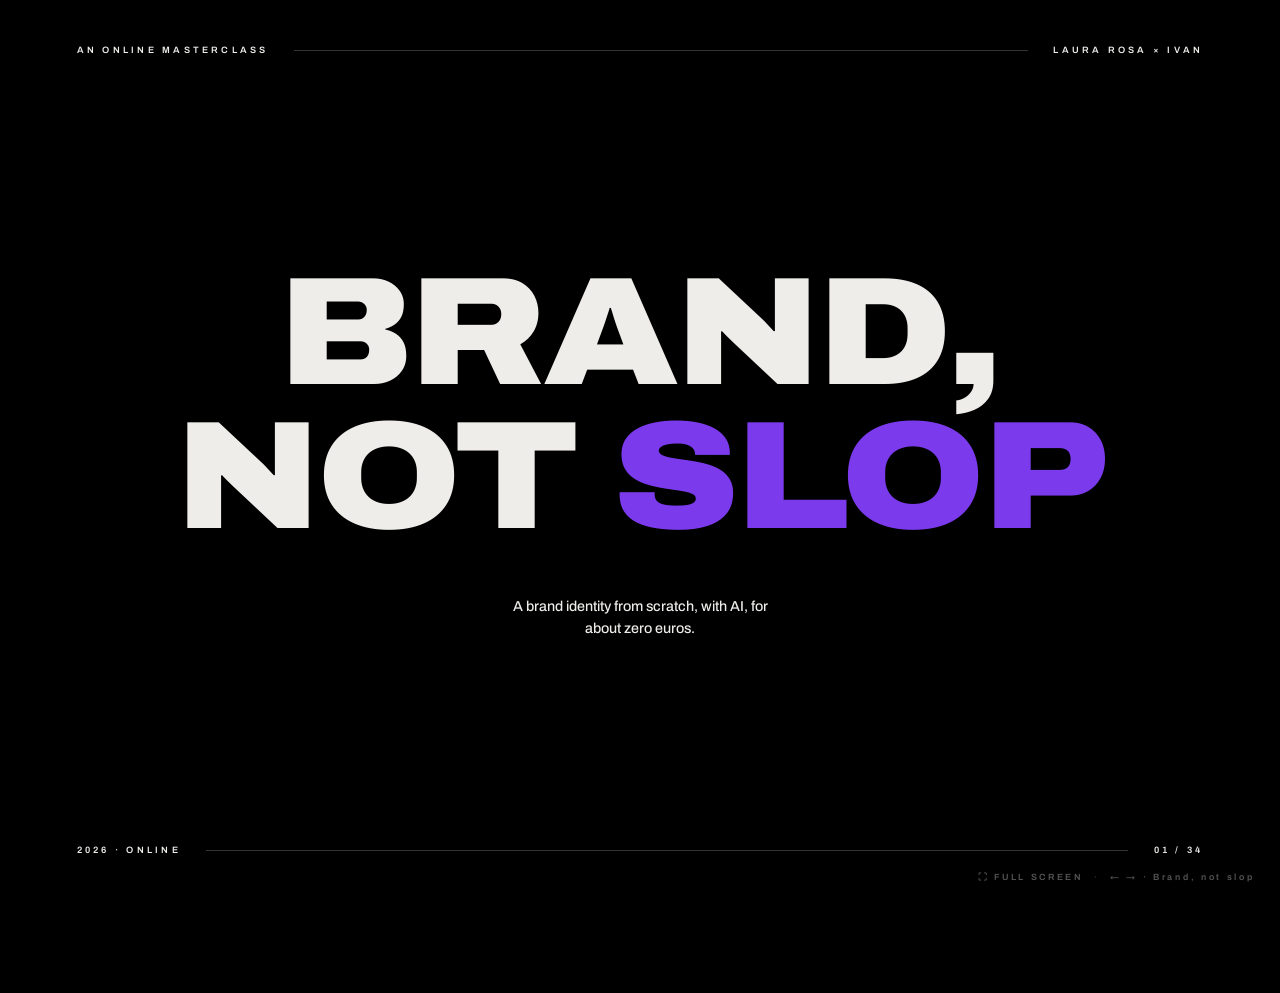
<file: index.html>
<!DOCTYPE html>
<html lang="en">
<head>
<meta charset="UTF-8">
<meta name="viewport" content="width=device-width, initial-scale=1.0">
<title>Brand, not slop — Laura Rosa × Ivan</title>
<link rel="stylesheet" href="css/deck.css">
</head>
<body>

<!-- 00 · TITLE -->
<section class="slide dark">
  <div class="marg top">
    <span class="anim-fade">An online masterclass</span>
    <div class="mrule anim-rule"></div>
    <span class="anim-fade">Laura Rosa × Ivan</span>
  </div>
  <h1 class="display d-xl">
    <span class="mask"><span class="anim-rise">Brand,</span></span>
    <span class="mask"><span class="anim-rise">not <span class="accent">slop</span></span></span>
  </h1>
  <p class="quiet anim-fade" style="margin-top:5vh; max-width:36ch;">A brand identity from scratch, with AI, for about zero euros.</p>
  <div class="marg bot">
    <span class="anim-fade">2026 · Online</span>
    <div class="mrule anim-rule"></div>
    <span class="anim-fade count"></span>
  </div>
</section>

<!-- 01 · CHAPTER 01 — live demo handoff -->
<section class="slide light chapter">
  <div class="marg top">
    <span class="anim-fade">Act one</span>
    <div class="mrule anim-rule"></div>
    <span class="anim-fade">Live demo</span>
  </div>
  <div class="num anim-fade">01</div>
  <h2 class="display d-lg">
    <span class="mask"><span class="anim-rise">The usual</span></span>
    <span class="mask"><span class="anim-rise">way.</span></span>
  </h2>
  <p class="one-liner quiet anim-fade">One prompt, zero rules, first answer accepted.<span class="cursor"></span></p>
  <div class="marg bot">
    <span class="anim-fade">ChatGPT · Gemini</span>
    <div class="mrule anim-rule"></div>
    <span class="anim-fade count"></span>
  </div>
</section>

<!-- 02 · POST-DEMO BEAT -->
<section class="slide dark">
  <div class="marg top">
    <span class="anim-fade">Act one</span>
    <div class="mrule anim-rule"></div>
    <span class="anim-fade">The verdict</span>
  </div>
  <h2 class="display d-lg">
    <span class="mask"><span class="anim-rise">Your brain</span></span>
    <span class="mask"><span class="anim-rise">just got <span class="accent">bored</span>.</span></span>
  </h2>
  <p class="quiet anim-fade" style="margin-top:4.5vh; max-width:44ch;">It is polished. It is also interchangeable with every other AI brand made this week.</p>
  <div class="marg bot">
    <span class="anim-fade">It took 40 seconds. You can tell</span>
    <div class="mrule anim-rule"></div>
    <span class="anim-fade count"></span>
  </div>
</section>

<!-- 03 · CHAPTER 02 -->
<section class="slide light chapter">
  <div class="marg top">
    <span class="anim-fade">Act two</span>
    <div class="mrule anim-rule"></div>
    <span class="anim-fade">Concepts</span>
  </div>
  <div class="num anim-fade">02</div>
  <h2 class="display d-lg">
    <span class="mask"><span class="anim-rise">The basics.</span></span>
  </h2>
  <p class="one-liner quiet anim-fade">What a brand actually is, and the signals you already read fluently.</p>
  <div class="marg bot">
    <span class="anim-fade">Two exercises ahead</span>
    <div class="mrule anim-rule"></div>
    <span class="anim-fade count"></span>
  </div>
</section>

<!-- 04 · EXERCISE SETUP -->
<section class="slide dark">
  <div class="marg top">
    <span class="anim-fade">Exercise · brands &amp; words</span>
    <div class="mrule anim-rule"></div>
    <span class="anim-fade">Everyone plays</span>
  </div>
  <h2 class="display d-md">
    <span class="mask"><span class="anim-rise">Type the first</span></span>
    <span class="mask"><span class="anim-rise">brand that</span></span>
    <span class="mask"><span class="anim-rise">comes to mind.</span></span>
  </h2>
  <p class="quiet anim-fade" style="margin-top:4vh;">One word appears. You answer in the chat. Don't overthink it.</p>
  <div class="marg bot">
    <span class="anim-fade">Five rounds</span>
    <div class="mrule anim-rule"></div>
    <span class="anim-fade count"></span>
  </div>
</section>

<!-- 05 · REVEAL — HAPPINESS -->
<section class="slide dark reveal" data-scene="reveal" data-cue="steps">
  <div class="marg top">
    <span class="anim-fade">Round one</span>
    <div class="mrule anim-rule"></div>
    <span class="anim-fade">A brand can own an emotion</span>
  </div>
  <div class="word display d-lg"><span class="mask"><span class="anim-rise">Happiness</span></span></div>
  <div class="reveal-panel">
    <div class="brandcard"><img src="assets/logos/coca-cola.svg" alt="Coca-Cola"></div>
    <ul class="chips">
      <li class="chips-label">Also in the chat</li>
      <li class="chip"><img src="assets/logos/chips/disney.svg" alt="">Disney</li>
      <li class="chip"><img src="assets/logos/chips/mcdonalds.svg" alt="">McDonald's</li>
      <li class="chip"><img src="assets/logos/chips/kinder.svg" alt="">Kinder</li>
    </ul>
  </div>
  <div class="marg bot">
    <span class="anim-fade">Fifty years of buying one feeling</span>
    <div class="mrule anim-rule"></div>
    <span class="anim-fade count"></span>
  </div>
</section>

<!-- 06 · REVEAL — SEARCH -->
<section class="slide dark reveal" data-scene="lens" data-cue="steps">
  <div class="marg top">
    <span class="anim-fade">Round two</span>
    <div class="mrule anim-rule"></div>
    <span class="anim-fade">A brand can own a verb</span>
  </div>
  <div class="word display d-lg"><span class="mask"><span class="anim-rise">Search</span></span>
    <div class="lens" aria-hidden="true">
      <div class="lens-glass"><span class="lens-copy">Search</span></div>
      <div class="lens-handle"></div>
    </div>
  </div>
  <div class="reveal-panel">
    <div class="brandcard"><img src="assets/logos/google.svg" alt="Google"></div>
    <ul class="chips">
      <li class="chips-label">Also in the chat</li>
      <li class="chip"><img src="assets/logos/chips/claude.svg" alt="">Claude</li>
      <li class="chip"><img src="assets/logos/chips/chatgpt.svg" alt="">ChatGPT</li>
      <li class="chip"><img src="assets/logos/chips/duckduckgo.svg" alt="">DuckDuckGo</li>
      <li class="chip"><img src="assets/logos/chips/bing.svg" alt="">Bing</li>
    </ul>
  </div>
  <div class="cameo-holder" aria-hidden="true">
    <!-- Claw'd cameo — pixel grid after Suan Kim's pen (codepen.io/raspberrypi13-rgb/pen/jEVLMGR);
         12px units: 60×36 body, 12×12 claws, four 6×12 legs, 6×12 rect eyes -->
    <svg id="deck-clawd" xmlns="http://www.w3.org/2000/svg" viewBox="0 0 84 68" shape-rendering="crispEdges" role="img" aria-label="Claw'd cameo">
      <rect data-mascot-shadow="" x="14" y="62" width="56" height="4" style="fill:#000;opacity:.35"/>
      <g data-mascot-body="">
        <rect x="0" y="24" width="12" height="12" style="fill:#D77F66"/>
        <rect x="72" y="24" width="12" height="12" style="fill:#D77F66"/>
        <g data-mascot-leg="left">
          <rect x="18" y="48" width="6" height="12" style="fill:#D77F66"/>
          <rect x="30" y="48" width="6" height="12" style="fill:#D77F66"/>
        </g>
        <g data-mascot-leg="right">
          <rect x="48" y="48" width="6" height="12" style="fill:#D77F66"/>
          <rect x="60" y="48" width="6" height="12" style="fill:#D77F66"/>
        </g>
        <rect x="12" y="12" width="60" height="36" style="fill:#D77F66"/>
        <rect data-mascot-eye="left" x="24" y="24" width="6" height="12" style="fill:#1A1A1A"/>
        <rect data-mascot-eye="right" x="54" y="24" width="6" height="12" style="fill:#1A1A1A"/>
      </g>
    </svg>
  </div>
  <div class="marg bot">
    <span class="anim-fade">In dictionaries since 2006</span>
    <div class="mrule anim-rule"></div>
    <span class="anim-fade count"></span>
  </div>
</section>

<!-- 07 · REVEAL — FAST DELIVERY -->
<section class="slide dark reveal" data-scene="reveal" data-cue="steps">
  <div class="marg top">
    <span class="anim-fade">Round three</span>
    <div class="mrule anim-rule"></div>
    <span class="anim-fade">A brand can own a promise</span>
  </div>
  <div class="word display d-md"><span class="mask"><span class="anim-rise">Fast delivery</span></span></div>
  <div class="reveal-panel">
    <div class="brandcard"><img src="assets/logos/amazon.svg" alt="Amazon"></div>
    <ul class="chips">
      <li class="chips-label">Also in the chat</li>
      <li class="chip local"><span class="flag-es"></span><img src="assets/logos/chips/glovo.svg" alt="">Glovo</li>
      <li class="chip local"><span class="flag-es"></span><img src="assets/logos/chips/seur.svg" alt="">SEUR</li>
      <li class="chip"><img src="assets/logos/chips/ubereats.svg" alt="">Uber Eats</li>
      <li class="chip"><img src="assets/logos/chips/aliexpress.svg" alt="">AliExpress</li>
    </ul>
  </div>
  <div class="marg bot">
    <span class="anim-fade">The promise arrives before the box</span>
    <div class="mrule anim-rule"></div>
    <span class="anim-fade count"></span>
  </div>
</section>

<!-- 08 · REVEAL — DESIGN -->
<section class="slide dark reveal" data-scene="reveal" data-cue="steps">
  <div class="marg top">
    <span class="anim-fade">Round four</span>
    <div class="mrule anim-rule"></div>
    <span class="anim-fade">A brand can own a standard</span>
  </div>
  <div class="word display d-lg"><span class="mask"><span class="anim-rise">Design</span></span></div>
  <div class="reveal-panel">
    <div class="brandcard"><img src="assets/logos/apple.svg" alt="Apple"></div>
    <ul class="chips">
      <li class="chips-label">Also in the chat</li>
      <li class="chip"><img src="assets/logos/chips/ikea.svg" alt="">IKEA</li>
      <li class="chip"><img src="assets/logos/chips/muji.svg" alt="">Muji</li>
      <li class="chip"><img src="assets/logos/chips/tesla.svg" alt="">Tesla</li>
      <li class="chip"><img src="assets/logos/chips/bang-olufsen.svg" alt="">Bang &amp; Olufsen</li>
    </ul>
  </div>
  <div class="marg bot">
    <span class="anim-fade">Claimed on every box since 1998</span>
    <div class="mrule anim-rule"></div>
    <span class="anim-fade count"></span>
  </div>
</section>

<!-- 09 · REVEAL — FITNESS -->
<section class="slide dark reveal" data-scene="reveal" data-cue="steps">
  <div class="marg top">
    <span class="anim-fade">Round five</span>
    <div class="mrule anim-rule"></div>
    <span class="anim-fade">A brand can own an attitude</span>
  </div>
  <div class="word display d-lg"><span class="mask"><span class="anim-rise">Fitness</span></span></div>
  <div class="reveal-panel">
    <div class="brandcard"><img src="assets/logos/nike.svg" alt="Nike"></div>
    <ul class="chips">
      <li class="chips-label">Also in the chat</li>
      <li class="chip"><img src="assets/logos/chips/adidas.svg" alt="">Adidas</li>
      <li class="chip">Gymshark</li>
      <li class="chip local"><span class="flag-es"></span><img src="assets/logos/chips/decathlon.svg" alt="">Decathlon</li>
    </ul>
  </div>
  <div class="marg bot">
    <span class="anim-fade">Just do it, 1988</span>
    <div class="mrule anim-rule"></div>
    <span class="anim-fade count"></span>
  </div>
</section>

<!-- 10 · SAME NAMES -->
<section class="slide dark">
  <div class="marg top">
    <span class="anim-fade">Exercise · debrief</span>
    <div class="mrule anim-rule"></div>
    <span class="anim-fade">What just happened</span>
  </div>
  <h2 class="display d-md">
    <span class="mask"><span class="anim-rise">You all typed</span></span>
    <span class="mask"><span class="anim-rise">the same names.</span></span>
  </h2>
  <p class="quiet anim-fade" style="margin-top:4.5vh; max-width:46ch;">That shared reading is the brand. It sits in your head, and Coca-Cola pays billions to keep it there.</p>
  <div class="marg bot">
    <span class="anim-fade">The brand lives in the audience</span>
    <div class="mrule anim-rule"></div>
    <span class="anim-fade count"></span>
  </div>
</section>

<!-- 11 · CHAPTER 03 -->
<section class="slide light chapter">
  <div class="marg top">
    <span class="anim-fade">Act two</span>
    <div class="mrule anim-rule"></div>
    <span class="anim-fade">First principles</span>
  </div>
  <div class="num anim-fade">03</div>
  <h2 class="display d-lg">
    <span class="mask"><span class="anim-rise">First</span></span>
    <span class="mask"><span class="anim-rise">principles.</span></span>
  </h2>
  <p class="one-liner quiet anim-fade">Four ideas. Everything else is execution.</p>
  <div class="marg bot">
    <span class="anim-fade">Audience · why · values · personality</span>
    <div class="mrule anim-rule"></div>
    <span class="anim-fade count"></span>
  </div>
</section>

<!-- FP 1/4 · AUDIENCE -->
<section class="slide dark">
  <div class="marg top">
    <span class="anim-fade">First principles · the spec</span>
    <div class="mrule anim-rule"></div>
    <span class="anim-fade">01 / 04</span>
  </div>
  <div class="fp-row">
    <div class="fp-copy">
      <h2 class="display d-md"><span class="mask"><span class="anim-rise">Audience.</span></span></h2>
      <p class="quiet anim-fade" style="margin-top:3vh; max-width:38ch;">You might be the founder, the designer and the target user in your own head. The moment the brand exists in the world, ninety percent of the people meeting it are not you. Design for who's buying, not who's building.</p>
    </div>
    <pre class="spec-snip anim-fade"><b># Audience</b>
<b>## Primary audience</b>
[who is this for, in concrete terms?]
<b>## Audience needs</b>
- [need 1]   - [need 2]   - [need 3]
<b>## Audience perception</b>
[how should they feel on first contact?]</pre>
  </div>
  <div class="marg bot">
    <span class="anim-fade">The audience is not you</span>
    <div class="mrule anim-rule"></div>
    <span class="anim-fade count"></span>
  </div>
</section>

<!-- FP 2/4 · WHY -->
<section class="slide dark">
  <div class="marg top">
    <span class="anim-fade">First principles · the spec</span>
    <div class="mrule anim-rule"></div>
    <span class="anim-fade">02 / 04</span>
  </div>
  <div class="fp-row">
    <div class="fp-copy">
      <h2 class="display d-md"><span class="mask"><span class="anim-rise">Why.</span></span></h2>
      <p class="quiet anim-fade" style="margin-top:3vh; max-width:38ch;">The why is the root node everything else inherits from. The how is the method; the what is the visible output. When the why is unclear the visuals can still look good — they just stop feeling coherent, like code that runs but nobody can explain six months later.</p>
    </div>
    <pre class="spec-snip anim-fade"><b>## What the brand is</b>
[what it does, the category it lives in]
<b>## What the brand is not</b>
- [what it avoids, rejects, refuses to become]
<b>## Why it exists</b>
[the reason everything else inherits]</pre>
  </div>
  <div class="marg bot">
    <span class="anim-fade">Constraints keep systems consistent under pressure</span>
    <div class="mrule anim-rule"></div>
    <span class="anim-fade count"></span>
  </div>
</section>

<!-- FP 3/4 · VALUES -->
<section class="slide dark">
  <div class="marg top">
    <span class="anim-fade">First principles · the spec</span>
    <div class="mrule anim-rule"></div>
    <span class="anim-fade">03 / 04</span>
  </div>
  <div class="fp-row">
    <div class="fp-copy">
      <h2 class="display d-md"><span class="mask"><span class="anim-rise">Values.</span></span></h2>
      <p class="quiet anim-fade" style="margin-top:3vh; max-width:38ch;">Values are not poetry. Each one is a constraint that generates decisions: friendly &rarr; warm, open, easy to read. Technical &rarr; structured, precise, controlled. Premium &rarr; restrained, curated, confident.</p>
    </div>
    <pre class="spec-snip anim-fade"><b># Values</b>
<b>## Core values</b>
1. [value]   2. [value]   3. [value]
<b>## What each value means in practice</b>
- [value]: [the decision it should drive]</pre>
  </div>
  <div class="marg bot">
    <span class="anim-fade">Rules a prompt can execute against</span>
    <div class="mrule anim-rule"></div>
    <span class="anim-fade count"></span>
  </div>
</section>

<!-- FP 4/4 · PERSONALITY -->
<section class="slide dark">
  <div class="marg top">
    <span class="anim-fade">First principles · the spec</span>
    <div class="mrule anim-rule"></div>
    <span class="anim-fade">04 / 04</span>
  </div>
  <div class="fp-row">
    <div class="fp-copy">
      <h2 class="display d-md"><span class="mask"><span class="anim-rise">Personality.</span></span></h2>
      <p class="quiet anim-fade" style="margin-top:3vh; max-width:38ch;">Three to five traits, each defined in a line a prompt can execute against: how the brand sounds, how it behaves, what it must never sound like.</p>
    </div>
    <pre class="spec-snip anim-fade"><b># Personality</b>
<b>## Brand personality</b>
[3&ndash;5 adjectives that define its character]
<b>## Personality in practice</b>
- sounds like: [...]
- behaves like: [...]
- avoids sounding like: [...]</pre>
  </div>
  <div class="marg bot">
    <span class="anim-fade">An undefined adjective drifts</span>
    <div class="mrule anim-rule"></div>
    <span class="anim-fade count"></span>
  </div>
</section>

<!-- 16 · PALETTE — WHAT EACH COLOR PROMISES -->
<section class="slide light" data-scene="palette" data-cue="steps">
  <div class="marg top">
    <span class="anim-fade">Exercise · just colors</span>
    <div class="mrule anim-rule"></div>
    <span class="anim-fade">What does each one promise?</span>
  </div>
  <div class="pgrid">
    <div class="ptile p-blue"><h3>Blue</h3><p class="pvals">trust · calm · competence · tech &amp; finance</p></div>
    <div class="ptile p-red"><h3>Red</h3><p class="pvals">energy · urgency · excitement</p></div>
    <div class="ptile p-green"><h3>Green</h3><p class="pvals">health · sustainability · growth</p></div>
    <div class="ptile p-black"><h3>Black</h3><p class="pvals">premium · authority · luxury</p></div>
    <div class="ptile p-yellow"><h3>Yellow</h3><p class="pvals">optimism · play · visibility</p></div>
    <div class="ptile p-purple"><h3>Purple</h3><p class="pvals">creativity · mystery · premium</p></div>
    <div class="ptile p-orange"><h3>Orange</h3><p class="pvals">action · friendliness · warmth</p></div>
  </div>
  <div class="marg bot">
    <span class="anim-fade">Defaults, not laws — category &amp; culture bend all of these</span>
    <div class="mrule anim-rule"></div>
    <span class="anim-fade count"></span>
  </div>
</section>

<!-- 19 · COLOR IS A CLAIM -->
<section class="slide dark">
  <div class="marg top">
    <span class="anim-fade">Exercise · debrief</span>
    <div class="mrule anim-rule"></div>
    <span class="anim-fade">Color</span>
  </div>
  <h2 class="display d-md">
    <span class="mask"><span class="anim-rise">Color is</span></span>
    <span class="mask"><span class="anim-rise">a claim.</span></span>
  </h2>
  <p class="quiet anim-fade" style="margin-top:4.5vh; max-width:42ch;">Each of those colors made a promise before you read a word. Pick yours for the job it needs to do.</p>
  <div class="marg bot">
    <span class="anim-fade">Re-teaching a market costs millions</span>
    <div class="mrule anim-rule"></div>
    <span class="anim-fade count"></span>
  </div>
</section>

<!-- SYSTEM OF SIGNALS -->
<section class="slide dark" data-scene="signals">
  <div class="marg top">
    <span class="anim-fade">Concepts</span>
    <div class="mrule anim-rule"></div>
    <span class="anim-fade">The signals</span>
  </div>
  <div class="board">
    <div class="frame t"></div><div class="frame r"></div><div class="frame b"></div><div class="frame l"></div>
    <div class="siggrid">
      <div class="sig"><div class="sq accent"></div></div>
      <div class="sig"><div class="glyph">Aa</div></div>
      <div class="sig"><div class="dot"></div></div>
      <div class="sig"><div class="bar"></div></div>
      <div class="sig"><div class="ring"></div></div>
      <div class="sig"><div class="sq"></div></div>
      <div class="sig"><div class="glyph" style="opacity:.5">&amp;</div></div>
      <div class="sig"><div class="half"></div></div>
    </div>
  </div>
  <h2 class="display d-sm"><span class="mask"><span class="anim-rise">A system of signals</span></span></h2>
  <p class="quiet anim-fade" style="margin-top:1.6vh;">Color is one signal among many. Alone they are noise. Arranged, they are recognizable.</p>
  <div class="marg bot">
    <span class="anim-fade">The logo is one signal among many</span>
    <div class="mrule anim-rule"></div>
    <span class="anim-fade count"></span>
  </div>
</section>

<!-- SIGNALS BEFORE WORDS (race) -->
<section class="slide dark" data-scene="race">
  <div class="marg top">
    <span class="anim-fade">Concepts</span>
    <div class="mrule anim-rule"></div>
    <span class="anim-fade">The order</span>
  </div>
  <div class="race">
    <div class="lane lane-1"><div class="runner chipbox"></div><div class="track"></div><span class="lane-label">color · read first</span></div>
    <div class="lane lane-2"><div class="runner aa">Aa</div><div class="track"></div><span class="lane-label">type · read second</span></div>
    <div class="lane lane-3"><div class="runner wordy">the actual words</div><div class="track"></div><span class="lane-label">words · read last</span></div>
  </div>
  <h2 class="display d-sm"><span class="mask"><span class="anim-rise">Signals arrive first</span></span></h2>
  <p class="quiet anim-fade" style="margin-top:1.6vh; max-width:44ch;">Color and type get read before anyone reads a word. If they say the wrong thing, they say it first.</p>
  <div class="marg bot">
    <span class="anim-fade">Nobody waits for the copy</span>
    <div class="mrule anim-rule"></div>
    <span class="anim-fade count"></span>
  </div>
</section>

<!-- 20 · TYPOGRAPHY IS A VOICE -->
<section class="slide dark" data-scene="hello">
  <div class="marg top">
    <span class="anim-fade">Concepts</span>
    <div class="mrule anim-rule"></div>
    <span class="anim-fade">Typography</span>
  </div>
  <div class="hellos">
    <div class="hello"><div class="spec"><span class="h-loud">Hello</span></div><span class="tag anim-fade">loud</span></div>
    <div class="hello"><div class="spec"><span class="h-calm">hello</span></div><span class="tag anim-fade">calm</span></div>
    <div class="hello"><div class="spec"><span class="h-mono"><span>h</span><span>e</span><span>l</span><span>l</span><span>o</span></span></div><span class="tag anim-fade">technical</span></div>
    <div class="hello"><div class="spec"><span class="h-air">Hello</span></div><span class="tag anim-fade">airy</span></div>
  </div>
  <h2 class="display d-sm"><span class="mask"><span class="anim-rise">Same word. Four voices.</span></span></h2>
  <p class="quiet anim-fade" style="margin-top:1.6vh; max-width:44ch;">Type "hello" IN CAPS in a chat. Someone asks why you are yelling. Every typeface has a volume and a temperature.</p>
  <div class="marg bot">
    <span class="anim-fade">Pick the one that sounds like the brand</span>
    <div class="mrule anim-rule"></div>
    <span class="anim-fade count"></span>
  </div>
</section>

<!-- 23 · ONE WRONG SIGNAL -->
<section class="slide dark" data-scene="breakit">
  <div class="marg top">
    <span class="anim-fade">Concepts</span>
    <div class="mrule anim-rule"></div>
    <span class="anim-fade">Coherence</span>
  </div>
  <div class="breakrow">
    <div class="sig"><div class="sq"></div></div>
    <div class="sig"><div class="glyph">Aa</div></div>
    <div class="sig"><div class="dot"></div></div>
    <div class="sig"><div class="bar"></div></div>
    <div class="sig"><div class="blob"></div></div>
  </div>
  <h2 class="display d-sm"><span class="mask"><span class="anim-rise">One wrong signal</span></span></h2>
  <p class="quiet break-cap" style="margin-top:1.6vh;">Four aligned pieces, one stray choice. The whole perception collapses.</p>
  <div class="marg bot">
    <span class="anim-fade">The system is only as strong as its worst signal</span>
    <div class="mrule anim-rule"></div>
    <span class="anim-fade count"></span>
  </div>
</section>

<!-- CONSISTENCY & CONTRADICTION — four synthetic contradiction specimens -->
<section class="slide light" data-scene="bugs" data-cue="steps">
  <div class="marg top">
    <span class="anim-fade">Concepts</span>
    <div class="mrule anim-rule"></div>
    <span class="anim-fade">Integration testing</span>
  </div>
  <div class="contra-grid">
    <div class="contra-card">
      <div class="cc-claim">claims <b>friendly</b></div>
      <div class="cc-mock cc-hostile">
        <span class="cc-brand">HUGSY.</span>
        <span class="cc-tag">WE ARE YOUR FRIENDS. JOIN NOW.</span>
      </div>
      <div class="cc-bug">ships aggression</div>
    </div>
    <div class="contra-card">
      <div class="cc-claim">claims <b>technical</b></div>
      <div class="cc-mock cc-toy">
        <span class="cc-brand">syscore ✨</span>
        <span class="cc-tag">precision engineering!!</span>
      </div>
      <div class="cc-bug">ships a toy</div>
    </div>
    <div class="contra-card">
      <div class="cc-claim">claims <b>premium</b></div>
      <div class="cc-mock cc-flyer">
        <span class="cc-brand">AURÉE</span>
        <span class="cc-tag">fine jewelry</span>
      </div>
      <div class="cc-bug">ships a flyer</div>
    </div>
    <div class="contra-card">
      <div class="cc-claim">claims <b>minimalist</b></div>
      <div class="cc-mock cc-noise">
        <span class="cc-burst b1">NEW!</span>
        <span class="cc-burst b2">−50%</span>
        <span class="cc-burst b3">★★★★★</span>
        <span class="cc-brand">void.</span>
        <span class="cc-tag">less is everything</span>
      </div>
      <div class="cc-bug">ships noise</div>
    </div>
  </div>
  <h2 class="display d-sm" style="margin-top:3.5vh;"><span class="mask"><span class="anim-rise">Every part passed. The build broke.</span></span></h2>
  <p class="quiet anim-fade" style="margin-top:1.4vh; max-width:46ch;">Each piece looks clean in isolation. Combined, the signals point in different directions — a merge conflict nobody resolved.</p>
  <div class="marg bot">
    <span class="anim-fade">Seeing the contradiction beats describing it</span>
    <div class="mrule anim-rule"></div>
    <span class="anim-fade count"></span>
  </div>
</section>

<!-- CONSISTENCY & CONTRADICTION — the one that shipped (Women's Network, AU Gov 2022) -->
<section class="slide dark">
  <div class="marg top">
    <span class="anim-fade">Concepts</span>
    <div class="mrule anim-rule"></div>
    <span class="anim-fade">In production</span>
  </div>
  <div class="shipped-row">
    <div class="brandcard shipped anim-fade"><img src="assets/logos/womens-network.png" alt="Women's Network logo, Australian Government, 2022"></div>
    <div class="brandcard shipped anim-fade"><img src="assets/logos/kudawara.jpeg" alt="Kudawara Pharmacy logo"></div>
  </div>
  <h2 class="display d-sm" style="margin-top:3.5vh;"><span class="mask"><span class="anim-rise">These shipped.</span></span></h2>
  <p class="quiet anim-fade" style="margin-top:1.4vh; max-width:48ch;">Women's Network (Australian Government, 2022) and Kudawara Pharmacy. Every element passed review on its own. Nobody tested what the parts say together — and the combined signal is the only one the public reads.</p>
  <div class="marg bot">
    <span class="anim-fade">Integration-test your signals</span>
    <div class="mrule anim-rule"></div>
    <span class="anim-fade count"></span>
  </div>
</section>

<!-- 24 · CHAPTER 04 — rebuild demo handoff -->
<section class="slide light chapter">
  <div class="marg top">
    <span class="anim-fade">Act three</span>
    <div class="mrule anim-rule"></div>
    <span class="anim-fade">Live demo</span>
  </div>
  <div class="num anim-fade">03</div>
  <h2 class="display d-lg">
    <span class="mask"><span class="anim-rise">The</span></span>
    <span class="mask"><span class="anim-rise">rebuild.</span></span>
  </h2>
  <p class="one-liner quiet anim-fade">Same brand, same AI, one difference: this time there are rules.<span class="cursor"></span></p>
  <div class="marg bot">
    <span class="anim-fade">Bananie, round two</span>
    <div class="mrule anim-rule"></div>
    <span class="anim-fade count"></span>
  </div>
</section>

<!-- 25 · PIPELINE -->
<section class="slide dark" data-scene="pipeline">
  <div class="marg top">
    <span class="anim-fade">The method</span>
    <div class="mrule anim-rule"></div>
    <span class="anim-fade">Three layers</span>
  </div>
  <div class="pipe">
    <div class="stage"><span class="pk">Truth</span><span class="pv">what the brand must say</span></div>
    <div class="link"></div>
    <div class="stage"><span class="pk">Guardrails</span><span class="pv">the rules it becomes</span></div>
    <div class="link"></div>
    <div class="stage"><span class="pk">Execution</span><span class="pv">AI, inside the rules</span></div>
  </div>
  <h2 class="display d-sm"><span class="mask"><span class="anim-rise">Theory runs the machine</span></span></h2>
  <div class="marg bot">
    <span class="anim-fade">Each layer feeds the next</span>
    <div class="mrule anim-rule"></div>
    <span class="anim-fade count"></span>
  </div>
</section>

<!-- 26 · BRAND OS -->
<section class="slide dark" data-scene="stack">
  <div class="marg top">
    <span class="anim-fade">The method</span>
    <div class="mrule anim-rule"></div>
    <span class="anim-fade">Take-home structure</span>
  </div>
  <div class="stack">
    <div class="layer"><span class="ln">01</span><span class="lk">DNA</span><span class="lv">the sentence, the audience, the one feeling</span></div>
    <div class="layer"><span class="ln">02</span><span class="lk">Signals</span><span class="lv">color, type, shape, rhythm — each with a job</span></div>
    <div class="layer"><span class="ln">03</span><span class="lk">Guardrails</span><span class="lv">meaning rules every asset must pass</span></div>
    <div class="layer"><span class="ln">04</span><span class="lk">Prompts</span><span class="lv">the rules, written so a machine executes them</span></div>
  </div>
  <h2 class="display d-sm"><span class="mask"><span class="anim-rise">A brand operating system</span></span></h2>
  <div class="marg bot">
    <span class="anim-fade">Yours to keep</span>
    <div class="mrule anim-rule"></div>
    <span class="anim-fade count"></span>
  </div>
</section>

<!-- 27 · THE SEVEN PROMPTS (chain) -->
<section class="slide dark" data-scene="chain">
  <div class="marg top">
    <span class="anim-fade">The method</span>
    <div class="mrule anim-rule"></div>
    <span class="anim-fade">The seven prompts</span>
  </div>
  <div class="chain">
    <div class="pcard"><span class="pn">01</span><span class="pk">DNA</span><span class="pv">truth + rules</span></div>
    <div class="plink"></div>
    <div class="pcard"><span class="pn">02</span><span class="pk">Signals</span><span class="pv">attribute map</span></div>
    <div class="plink"></div>
    <div class="pcard"><span class="pn">03</span><span class="pk">Position</span><span class="pv">a territory</span></div>
    <div class="plink"></div>
    <div class="pcard"><span class="pn">04</span><span class="pk">Voice</span><span class="pv">the language</span></div>
    <div class="plink"></div>
    <div class="pcard"><span class="pn">05</span><span class="pk">Visual</span><span class="pv">directions</span></div>
    <div class="plink"></div>
    <div class="pcard"><span class="pn">06</span><span class="pk">System</span><span class="pv">reusable kit</span></div>
    <div class="plink"></div>
    <div class="pcard"><span class="pn">07</span><span class="pk">Audit</span><span class="pv">the check</span></div>
    <div class="tok"></div>
  </div>
  <h2 class="display d-sm"><span class="mask"><span class="anim-rise">Seven prompts, one chain</span></span></h2>
  <p class="quiet anim-fade" style="margin-top:1.6vh; max-width:44ch;">Each answer becomes the next prompt's input. The idea goes in once.</p>
  <button class="applink anim-fade" type="button" data-goto="prompts-appendix">Full prompts · appendix →</button>
  <div class="marg bot">
    <span class="anim-fade">Output feeds input</span>
    <div class="mrule anim-rule"></div>
    <span class="anim-fade count"></span>
  </div>
</section>

<!-- 27 · BEFORE / AFTER (live screen share; deck holds the beat) -->
<section class="slide dark">
  <div class="marg top">
    <span class="anim-fade">The rebuild</span>
    <div class="mrule anim-rule"></div>
    <span class="anim-fade">Side by side</span>
  </div>
  <h2 class="display d-md">
    <span class="mask"><span class="anim-rise">Before /</span></span>
    <span class="mask"><span class="anim-rise">after.</span></span>
  </h2>
  <p class="quiet anim-fade" style="margin-top:4.5vh;">Same tool. The rules made the difference.</p>
  <div class="marg bot">
    <span class="anim-fade">Let the gap speak</span>
    <div class="mrule anim-rule"></div>
    <span class="anim-fade count"></span>
  </div>
</section>

<!-- 28 · SURVIVE REAL CONDITIONS (scene=stress: 3 presenter beats, one check each) -->
<section class="slide dark" data-scene="stress">
  <div class="marg top">
    <span class="anim-fade">The rebuild</span>
    <div class="mrule anim-rule"></div>
    <span class="anim-fade">Stress test</span>
  </div>
  <h2 class="display d-sm" style="margin-bottom:4.5vh;"><span class="mask"><span class="anim-rise">Survive real conditions</span></span></h2>
  <div class="stress">
    <div class="checks">
      <div class="check">
        <svg class="ck" viewBox="0 0 24 24" aria-hidden="true"><path d="M4 12.5 L10 18 L20 6"/></svg>
        <div class="ck-txt"><span class="ck-k">16 pixels</span><span class="ck-v">the favicon still reads as the brand</span></div>
      </div>
      <div class="check">
        <svg class="ck" viewBox="0 0 24 24" aria-hidden="true"><path d="M4 12.5 L10 18 L20 6"/></svg>
        <div class="ck-txt"><span class="ck-k">Grayscale</span><span class="ck-v">the system holds without its colors</span></div>
      </div>
      <div class="check">
        <svg class="ck" viewBox="0 0 24 24" aria-hidden="true"><path d="M4 12.5 L10 18 L20 6"/></svg>
        <div class="ck-txt"><span class="ck-k">A cracked phone</span><span class="ck-v">small, dim, mid-scroll — still recognizable</span></div>
      </div>
    </div>
    <div class="rig" aria-hidden="true">
      <div class="rig-frame"></div>
      <div class="specimen"><span class="sp-dot"></span><span class="sp-name">Bananie</span></div>
      <div class="crack c1"></div><div class="crack c2"></div>
    </div>
  </div>
  <div class="marg bot">
    <span class="anim-fade">A mockup-only brand is not ready</span>
    <div class="mrule anim-rule"></div>
    <span class="anim-fade count"></span>
  </div>
</section>

<!-- 29 · THE GIFT -->
<section class="slide light">
  <div class="marg top">
    <span class="anim-fade">Before you go</span>
    <div class="mrule anim-rule"></div>
    <span class="anim-fade">The gift</span>
  </div>
  <h2 class="display d-md">
    <span class="mask"><span class="anim-rise">The anti-slop</span></span>
    <span class="mask"><span class="anim-rise">prompt.</span></span>
  </h2>
  <p class="quiet anim-fade" style="margin-top:4vh; max-width:40ch;">Take the system home and run it on your own idea tonight. It costs nothing.</p>
  <a class="applink anim-fade" href="assets/brand-foundation.skill.zip" download>Download the skill · brand-foundation ↓</a>
  <button class="applink anim-fade" type="button" data-goto="prompts-appendix">Full prompts · appendix →</button>
  <div class="marg bot">
    <span class="anim-fade">Seven prompts, one system</span>
    <div class="mrule anim-rule"></div>
    <span class="anim-fade count"></span>
  </div>
</section>

<!-- 30 · CLOSING -->
<section class="slide dark">
  <div class="marg top">
    <span class="anim-fade">Brand, not slop</span>
    <div class="mrule anim-rule"></div>
    <span class="anim-fade">Thank you</span>
  </div>
  <h2 class="display d-xl">
    <span class="mask"><span class="anim-rise"><span class="accent">Rules,</span></span></span>
    <span class="mask"><span class="anim-rise">not vibes.</span></span>
  </h2>
  <p class="quiet anim-fade" style="margin-top:5vh; max-width:44ch;">We don't use AI to invent a brand from scratch. We use it to execute a brand with clear, coherent rules.</p>
  <div class="marg bot">
    <span class="anim-fade">Laura Rosa × Ivan · 2026</span>
    <div class="mrule anim-rule"></div>
    <span class="anim-fade count"></span>
  </div>
</section>

<!-- 32 · Q&A -->
<section class="slide dark" data-cue="hold">
  <div class="marg top">
    <span class="anim-fade">Your turn</span>
    <div class="mrule anim-rule"></div>
    <span class="anim-fade">Q&amp;A</span>
  </div>
  <h2 class="display d-xl"><span class="mask"><span class="anim-rise">Questions<span class="accent">?</span></span></span></h2>
  <p class="quiet anim-fade" style="margin-top:4vh; max-width:44ch;">Ask away — or drop it in the chat.</p>
  <div class="marg bot">
    <span class="anim-fade">Brand, not slop</span>
    <div class="mrule anim-rule"></div>
    <span class="anim-fade count"></span>
  </div>
</section>

<!-- 33 · APPENDIX — THE SEVEN PROMPTS (for the shared HTML; linked from the prompt slides) -->
<section class="slide dark appendix" id="prompts-appendix">
  <div class="marg top">
    <span class="anim-fade">Appendix · take-home</span>
    <div class="mrule anim-rule"></div>
    <button class="applink anim-fade" type="button" data-goback>↩ back to the talk</button>
  </div>
  <h2 class="display d-sm" style="margin-bottom:3.4vh;"><span class="mask"><span class="anim-rise">The seven prompts</span></span></h2>
  <div class="acc">
    <div class="acc-item anim-fade">
      <button class="acc-head" type="button"><span class="pn">01</span><span class="acc-name">Brand DNA</span><span class="acc-tease">truth, personality, guardrails</span><span class="acc-x">+</span></button>
      <div class="acc-body"><pre>Act as a brand strategist. I will describe an idea. Build its brand DNA.

My idea: [DESCRIBE YOUR IDEA HERE]

Return exactly these sections:
1. ONE SENTENCE — if this brand had to explain itself in one sentence, what would it say? Every later decision answers to this line.
2. PURPOSE / AUDIENCE / PROBLEM / PROMISE — one short paragraph each.
3. VALUES — 3 to 5, each with the behavior that proves it.
4. PERSONALITY — 3 to 5 adjectives, each defined in one line. An undefined adjective drifts.
5. TONE — how the brand speaks, with one example sentence.
6. DESIRED PERCEPTIONS — what a stranger should think after five seconds.
7. GUARDRAILS — allowed visual signals, banned visual signals, allowed words, banned words. Write every rule as a rule about meaning ("every color must read as warm"), never as a count ("max 3 colors"). Give the reason for every ban.

If my idea is missing information, state your assumption explicitly instead of asking me.</pre><button class="copybtn applink" type="button">Copy prompt</button></div>
    </div>
    <div class="acc-item anim-fade">
      <button class="acc-head" type="button"><span class="pn">02</span><span class="acc-name">Signals</span><span class="acc-tease">personality becomes checkable criteria</span><span class="acc-x">+</span></button>
      <div class="acc-body"><pre>Here is a brand DNA. Translate its personality into perceivable signals.

Brand DNA: [PASTE THE FULL OUTPUT OF PROMPT 1]

For each personality adjective, return a row with four columns:
- ATTRIBUTE — the adjective.
- VISUAL BEHAVIOR — the shapes, spacing, weight, color temperature, and density it implies. Example: "warm" = open spacing, soft curves, warm hues, generous line height.
- VERBAL BEHAVIOR — the sentence length, vocabulary, capitalization, and rhythm it implies.
- BETRAYAL — the single most likely signal that would contradict this attribute in practice.

Stay inside the guardrails from the DNA. If an attribute and a guardrail conflict, flag the conflict explicitly. Do not silently resolve it.</pre><button class="copybtn applink" type="button">Copy prompt</button></div>
    </div>
    <div class="acc-item anim-fade">
      <button class="acc-head" type="button"><span class="pn">03</span><span class="acc-name">Position</span><span class="acc-tease">a territory that repels somebody</span><span class="acc-x">+</span></button>
      <div class="acc-body"><pre>Act as a brand strategist. Using this brand DNA and signal map, propose 3 positioning territories.

Materials: [PASTE THE OUTPUTS OF PROMPTS 1 AND 2]

For each territory:
- NAME — two or three words.
- THE CROWDED DEFAULT — the generic position this territory deliberately avoids.
- WHO IT ATTRACTS — and who it repels. A position that repels nobody positions nothing.
- PERCEPTION IT CREATES — one sentence.
- VISUAL LANGUAGE — which signals from the map it leans on hardest.
- INCOHERENCE RISK — where this territory is most likely to break the guardrails.

Do not recommend one. I choose.</pre><button class="copybtn applink" type="button">Copy prompt</button></div>
    </div>
    <div class="acc-item anim-fade">
      <button class="acc-head" type="button"><span class="pn">04</span><span class="acc-name">Voice</span><span class="acc-tease">language the personality would use</span><span class="acc-x">+</span></button>
      <div class="acc-body"><pre>Build the brand voice and messaging system for the territory I chose.

Chosen territory: [PASTE IT]
Guardrails, including banned words: [PASTE THEM FROM PROMPT 1]

Return:
- TAGLINE — 3 options, all inside the guardrails.
- BIO — under 280 characters, ready for a social profile.
- HOMEPAGE HEADLINE + SUBLINE.
- CTA STYLE — how buttons and asks sound, with 3 examples.
- 5 SENTENCES THE BRAND WOULD SAY — in real situations: announcing, apologizing, selling.
- 5 SENTENCES IT WOULD NEVER SAY — each with the specific rule it breaks.

Treat the banned-words list as literal: none of those words may appear anywhere. Use plain language. If a 12-year-old would not understand a line, rewrite it.</pre><button class="copybtn applink" type="button">Copy prompt</button></div>
    </div>
    <div class="acc-item anim-fade">
      <button class="acc-head" type="button"><span class="pn">05</span><span class="acc-name">Visual</span><span class="acc-tease">directions that cannot contradict the brand</span><span class="acc-x">+</span></button>
      <div class="acc-body"><pre>Generate 3 visual directions for this brand.

Materials: [PASTE THE DNA, THE SIGNAL MAP, AND THE CHOSEN TERRITORY]

For each direction, specify: palette (with color temperature), typography (described as a voice, never just font names), contrast level, shapes, density, composition, and photography or texture treatment.

Rules:
- Every choice must trace back to a personality attribute from the signal map. Name the attribute next to the choice.
- Exclude anything that contradicts the primary attribute, even if it looks good.
- For each direction, add MISREAD RISK: what a stranger might wrongly conclude in five seconds, and which signal would cause it.

I will choose one direction. Do not blend them for me.</pre><button class="copybtn applink" type="button">Copy prompt</button></div>
    </div>
    <div class="acc-item anim-fade">
      <button class="acc-head" type="button"><span class="pn">06</span><span class="acc-name">System</span><span class="acc-tease">one page any designer, writer, or AI can use</span><span class="acc-x">+</span></button>
      <div class="acc-body"><pre>Condense this brand into a one-page brand system I can hand to any designer, writer, or AI.

Materials: [PASTE THE OUTPUTS OF PROMPTS 1–5, INCLUDING THE CHOSEN DIRECTION]

Sections: brand principles (the one sentence first), voice summary, palette, typography, spacing, iconography, photography, motion, and usage rules.

Every rule must be a meaning rule that survives a redesign ("every color reads as warm"), never a count rule ("max 3 colors"). For each signal, add one DO and one DON'T, each with its reason.

End with THE TEST: print the one sentence, followed by this instruction: "Any future asset that cannot answer to this sentence gets rejected."</pre><button class="copybtn applink" type="button">Copy prompt</button></div>
    </div>
    <div class="acc-item anim-fade">
      <button class="acc-head" type="button"><span class="pn">07</span><span class="acc-name">Audit</span><span class="acc-tease">find the breaks before the audience does</span><span class="acc-x">+</span></button>
      <div class="acc-body"><pre>Act as a hostile brand auditor. Your job is to find what breaks. Reassurance is a failure state.

Brand system: [PASTE THE OUTPUT OF PROMPT 6]

1. Check positioning, voice, and visual direction against each other. List every contradiction, ranked by severity, each with one concrete fix.
2. Check every rule against the primary personality attribute. Flag any signal that betrays it — reuse the BETRAYAL column from the signal map if I provided it.
3. Run the survival checklist: does the system still work at 16 pixels, in grayscale, in dark mode, on a cracked phone screen in sunlight, and in a screenshot with no caption? Flag what fails and why.

When I paste a revised system, audit it again from zero. Stop only when a full pass finds nothing new.</pre><button class="copybtn applink" type="button">Copy prompt</button></div>
    </div>
  </div>
  <div class="marg bot">
    <span class="anim-fade">Paste, run, pass the output forward</span>
    <div class="mrule anim-rule"></div>
    <span class="anim-fade count"></span>
  </div>
</section>

<div id="chatcue"><span class="cc-dot"></span><span class="cc-text">Your turn — type it in the chat</span><span class="cc-caret"></span></div>

<div class="navhint"><button id="fsbtn" type="button" aria-label="Toggle full screen">⛶ full screen</button><span class="nh-sep">·</span>← → · Brand, not slop</div>

<script src="vendor/anime.umd.min.js"></script>
<script src="vendor/gsap.min.js"></script>
<script src="assets/mascot/mascot.js"></script>
<script src="js/deck.js"></script>
</body>
</html>
</file>
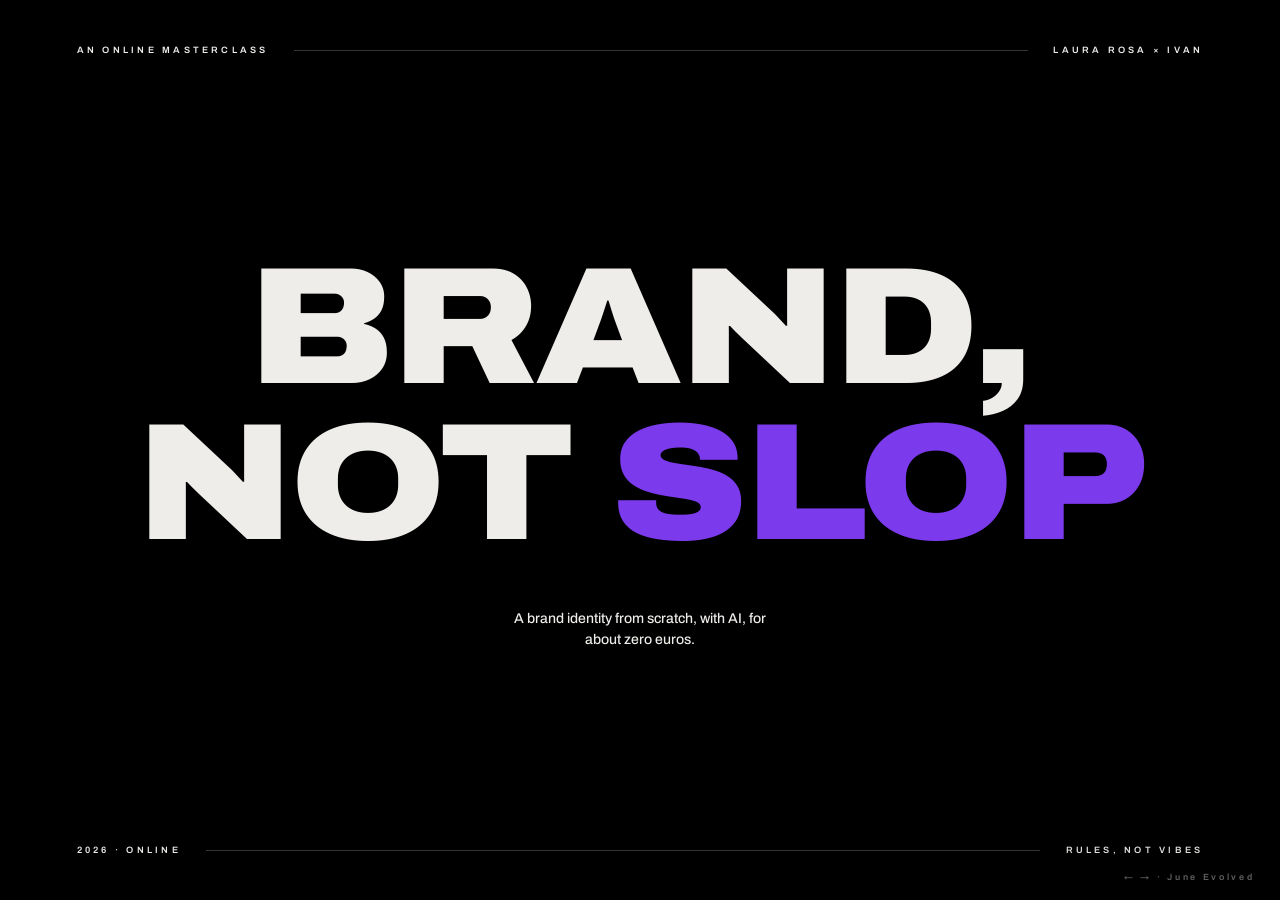
<file: samples/june-evolved.html>
<!DOCTYPE html>
<html lang="en">
<head>
<meta charset="UTF-8">
<title>Sample D · June Evolved</title>
<style>
  @font-face {
    font-family: "Archivo";
    src: url("./fonts/Archivo.ttf") format("truetype");
    font-weight: 100 900;
    font-stretch: 62% 125%;
    font-display: swap;
  }
  :root {
    --bone: #EFEDEA;
    --black: #000;
    --purple: #7c3aed;
  }
  * { margin: 0; padding: 0; box-sizing: border-box; }
  html, body { height: 100%; }
  body {
    background: var(--black);
    font-family: "Archivo", "Helvetica Neue", Arial, sans-serif;
    overflow: hidden;
  }
  .slide {
    position: absolute; inset: 0; padding: 6vh 6vw;
    visibility: hidden; z-index: 1;
    display: flex; flex-direction: column; justify-content: center; align-items: center;
    text-align: center;
  }
  .slide.active { visibility: visible; z-index: 2; }
  .slide.dark  { background: var(--black); color: var(--bone); --hair: rgba(239,237,234,0.22); --ink: var(--bone); }
  .slide.light { background: var(--bone); color: var(--black); --hair: rgba(0,0,0,0.25); --ink: var(--black); }

  /* the June voice: Archivo 900 wide, caps, tight — display ONLY */
  .display {
    font-weight: 900; font-stretch: 115%; text-transform: uppercase;
    letter-spacing: -0.015em; line-height: 0.94;
  }
  /* the new quiet register */
  .eyebrow {
    font-size: 0.78vw; font-weight: 600; letter-spacing: 0.45em;
    text-transform: uppercase; opacity: 0.55;
  }
  .quiet { font-weight: 480; font-size: 1.1vw; line-height: 1.5; opacity: 0.6; }
  .mask { overflow: hidden; }
  .mask > * { display: block; }

  /* precision layer: marginalia rows pinned top/bottom */
  .marg { position: absolute; left: 6vw; right: 6vw; display: flex; justify-content: space-between; align-items: center; gap: 2vw; }
  .marg.top { top: 5vh; }
  .marg.bot { bottom: 5vh; }
  .marg .mrule { flex: 1; height: 1px; background: var(--hair); transform-origin: left center; }
  .marg span { font-size: 0.72vw; font-weight: 600; letter-spacing: 0.35em; text-transform: uppercase; opacity: 0.55; white-space: nowrap; }

  /* ---- S0 · Title (dark) ---- */
  #s0 h1.display { font-size: 13vw; }
  #s0 h1 .slop { color: var(--purple); }
  #s0 .sub { margin-top: 5vh; max-width: 34ch; }

  /* ---- S1 · Chapter (bone — the inversion) ---- */
  #s1 .num {
    font-weight: 900; font-stretch: 125%; font-size: 5vw; line-height: 1;
    color: var(--purple); letter-spacing: 0.02em; margin-bottom: 3.5vh;
  }
  #s1 h2.display { font-size: 9.5vw; }
  #s1 .one-liner { margin-top: 4.5vh; }
  #s1 .cursor {
    display: inline-block; width: 0.85vw; height: 1.9vw; background: var(--ink);
    margin-left: 0.5vw; vertical-align: text-bottom; animation: blink 1.1s steps(1) infinite;
  }
  @keyframes blink { 50% { opacity: 0; } }

  /* ---- S2 · Signals (dark) ---- */
  #s2 .board { position: relative; width: 46vw; padding: 3.2vw; }
  #s2 .frame { position: absolute; background: var(--hair); }
  #s2 .frame.t { top: 0; left: 0; right: 0; height: 1px; transform-origin: left center; }
  #s2 .frame.b { bottom: 0; left: 0; right: 0; height: 1px; transform-origin: right center; }
  #s2 .frame.l { top: 0; bottom: 0; left: 0; width: 1px; transform-origin: center top; }
  #s2 .frame.r { top: 0; bottom: 0; right: 0; width: 1px; transform-origin: center bottom; }
  #s2 .grid { display: grid; grid-template-columns: repeat(4, 1fr); gap: 2.6vw; justify-items: center; align-items: center; }
  #s2 .sig { width: 5vw; height: 5vw; display: flex; align-items: center; justify-content: center; }
  .sig .sq  { width: 100%; height: 100%; background: var(--ink); }
  .sig .sq.accent { background: var(--purple); }
  .sig .dot { width: 100%; height: 100%; border-radius: 50%; background: var(--ink); }
  .sig .ring { width: 100%; height: 100%; border-radius: 50%; border: 2px solid var(--ink); }
  .sig .bar { width: 100%; height: 14%; background: var(--ink); }
  .sig .half { width: 100%; height: 100%; background: var(--ink); clip-path: polygon(0 0, 100% 100%, 0 100%); }
  .sig .glyph { font-size: 4.4vw; font-weight: 900; font-stretch: 115%; line-height: 1; }
  #s2 h2.display { font-size: 4.6vw; margin-top: 6vh; }
  #s2 .quiet { margin-top: 1.6vh; }

  .navhint {
    position: fixed; bottom: 2vh; right: 2vw; z-index: 3;
    font-size: 0.7vw; font-weight: 600; letter-spacing: 0.3em;
    color: var(--bone); opacity: 0.4; mix-blend-mode: difference;
  }

  /* ---- Print / PDF: final states, stacked pages ---- */
  @page { size: 1280px 720px; margin: 0; }
  body.print { overflow: visible; }
  body.print .slide {
    position: relative; visibility: visible;
    width: 100vw; height: 100vh; page-break-after: always; break-after: page;
  }
  body.print .navhint { display: none; }
  body.print #s1 .cursor { animation: none; }
</style>
</head>
<body>

<!-- S0 · TITLE (dark) -->
<section class="slide dark" id="s0">
  <div class="marg top">
    <span class="anim-fade">An online masterclass</span>
    <div class="mrule anim-rule"></div>
    <span class="anim-fade">Laura Rosa × Ivan</span>
  </div>
  <h1 class="display">
    <span class="mask"><span class="anim-rise">Brand,</span></span>
    <span class="mask"><span class="anim-rise">not <span class="slop">slop</span></span></span>
  </h1>
  <p class="sub quiet anim-fade">A brand identity from scratch, with AI, for about zero euros.</p>
  <div class="marg bot">
    <span class="anim-fade">2026 · Online</span>
    <div class="mrule anim-rule"></div>
    <span class="anim-fade">Rules, not vibes</span>
  </div>
</section>

<!-- S1 · CHAPTER (bone) -->
<section class="slide light" id="s1">
  <div class="marg top">
    <span class="anim-fade">Act one</span>
    <div class="mrule anim-rule"></div>
    <span class="anim-fade">Live demo</span>
  </div>
  <div class="num anim-fade">01</div>
  <h2 class="display">
    <span class="mask"><span class="anim-rise">The usual</span></span>
    <span class="mask"><span class="anim-rise">way.</span></span>
  </h2>
  <p class="one-liner quiet anim-fade">One prompt, zero rules, first answer accepted.<span class="cursor"></span></p>
  <div class="marg bot">
    <span class="anim-fade">ChatGPT · Gemini</span>
    <div class="mrule anim-rule"></div>
    <span class="anim-fade">02 / 03</span>
  </div>
</section>

<!-- S2 · SIGNALS (dark) -->
<section class="slide dark" id="s2">
  <div class="marg top">
    <span class="anim-fade">The basics</span>
    <div class="mrule anim-rule"></div>
    <span class="anim-fade">First principles</span>
  </div>
  <div class="board">
    <div class="frame t anim-frame"></div>
    <div class="frame r anim-frame"></div>
    <div class="frame b anim-frame"></div>
    <div class="frame l anim-frame"></div>
    <div class="grid">
      <div class="sig"><div class="sq accent"></div></div>
      <div class="sig"><div class="glyph">Aa</div></div>
      <div class="sig"><div class="dot"></div></div>
      <div class="sig"><div class="bar"></div></div>
      <div class="sig"><div class="ring"></div></div>
      <div class="sig"><div class="sq"></div></div>
      <div class="sig"><div class="glyph" style="opacity:.5">&amp;</div></div>
      <div class="sig"><div class="half"></div></div>
    </div>
  </div>
  <h2 class="display">
    <span class="mask"><span class="anim-rise">A system of signals</span></span>
  </h2>
  <p class="quiet anim-fade">Alone they are noise. Arranged, they are recognizable.</p>
  <div class="marg bot">
    <span class="anim-fade">Signals before words</span>
    <div class="mrule anim-rule"></div>
    <span class="anim-fade">03 / 03</span>
  </div>
</section>

<div class="navhint">← → · June Evolved</div>

<script src="vendor/anime.umd.min.js"></script>
<script>
const { animate, createTimeline, stagger, utils, cubicBezier } = anime;
const WEIGHTY = cubicBezier(.82, 0, .18, 1); // the June bezier — motion is content
const slides = [...document.querySelectorAll('.slide')];
const PRINT = new URLSearchParams(location.search).has('print');

const SCATTER = [
  { x: -220, y: -140, r: -28 }, { x: 180, y: -190, r: 40 },
  { x: -320, y:   60, r:  18 }, { x: 260, y:  120, r: -35 },
  { x: -140, y:  200, r:  50 }, { x: 330, y:  -60, r:  12 },
  { x:  -60, y: -240, r: -45 }, { x: 120, y:  230, r:  25 },
];

const slideTls = new Map();
const STAGED = '.anim-rise,.anim-fade,.anim-rule,.anim-frame,.sig';
function revertTl(el) {
  const t = slideTls.get(el);
  if (t) { t.revert(); slideTls.delete(el); }
  el.querySelectorAll(STAGED).forEach(n => {
    n.style.removeProperty('transform');
    n.style.removeProperty('opacity');
    n.style.removeProperty('clip-path');
  });
  el.style.removeProperty('clip-path');
}

function playSlide(i, hold = 0) {
  const s = slides[i];
  revertTl(s);
  const tl = createTimeline({ defaults: { ease: WEIGHTY, duration: 850 } });
  slideTls.set(s, tl);

  const rises = s.querySelectorAll('.anim-rise');
  const fades = s.querySelectorAll('.anim-fade');
  if (rises.length) {
    utils.set(rises, { y: '112%' });
    tl.add(rises, { y: '0%', duration: 950, delay: stagger(130) }, hold);
  }
  s.querySelectorAll('.anim-rule').forEach(el => {
    utils.set(el, { scaleX: 0 });
    tl.add(el, { scaleX: 1, duration: 900 }, hold + 150);
  });
  if (i === 2) {
    const sigs = s.querySelectorAll('.sig');
    sigs.forEach((el, k) => {
      const o = SCATTER[k % SCATTER.length];
      utils.set(el, { x: o.x, y: o.y, rotate: o.r, opacity: 0.5 });
    });
    tl.add(sigs, { x: 0, y: 0, rotate: 0, opacity: 1, duration: 1150, delay: stagger(55, { from: 'center' }) }, hold + 100);
    const frames = s.querySelectorAll('.anim-frame');
    frames.forEach(f => {
      const horiz = f.classList.contains('t') || f.classList.contains('b');
      utils.set(f, horiz ? { scaleX: 0 } : { scaleY: 0 });
      tl.add(f, horiz ? { scaleX: 1, duration: 650 } : { scaleY: 1, duration: 650 }, hold + 1000);
    });
  }
  if (fades.length) {
    utils.set(fades, { opacity: 0 });
    tl.add(fades, { opacity: 1, duration: 650, delay: stagger(80) }, hold + (i === 2 ? 1300 : 450));
  }
}

let cur = -1;
function show(i, dir = 1) {
  if (i < 0 || i >= slides.length || i === cur) return;
  const prev = cur; cur = i;
  const nxt = slides[i];
  const out = prev >= 0 ? slides[prev] : null;
  utils.remove(slides);
  slides.forEach(s => {
    if (s !== nxt && s !== out) { s.classList.remove('active'); revertTl(s); }
  });
  nxt.classList.add('active');
  let hold = 0;
  if (out) {
    // signature transition: the incoming tone WIPES over the old slide
    hold = 260;
    utils.set(nxt, { clipPath: dir > 0 ? 'inset(0 0 0 100%)' : 'inset(0 100% 0 0)' });
    animate(nxt, { clipPath: 'inset(0 0% 0 0%)', duration: 800, ease: WEIGHTY,
      onComplete: () => {
        nxt.style.removeProperty('clip-path');
        out.classList.remove('active');
        revertTl(out);
      } });
  }
  history.replaceState(null, '', '#' + i);
  if (dir > 0 || !out) playSlide(i, hold);
  else revertTl(nxt);
}

if (PRINT) {
  document.body.classList.add('print');
  slides.forEach(s => s.classList.add('active'));
} else {
  addEventListener('keydown', e => {
    if (e.repeat) return;
    if (e.key === 'ArrowRight' || e.key === ' ') show(cur + 1, 1);
    if (e.key === 'ArrowLeft') show(cur - 1, -1);
  });
  show(Math.min(Math.max(parseInt(location.hash.slice(1)) || 0, 0), slides.length - 1));
}
</script>
</body>
</html>
</file>
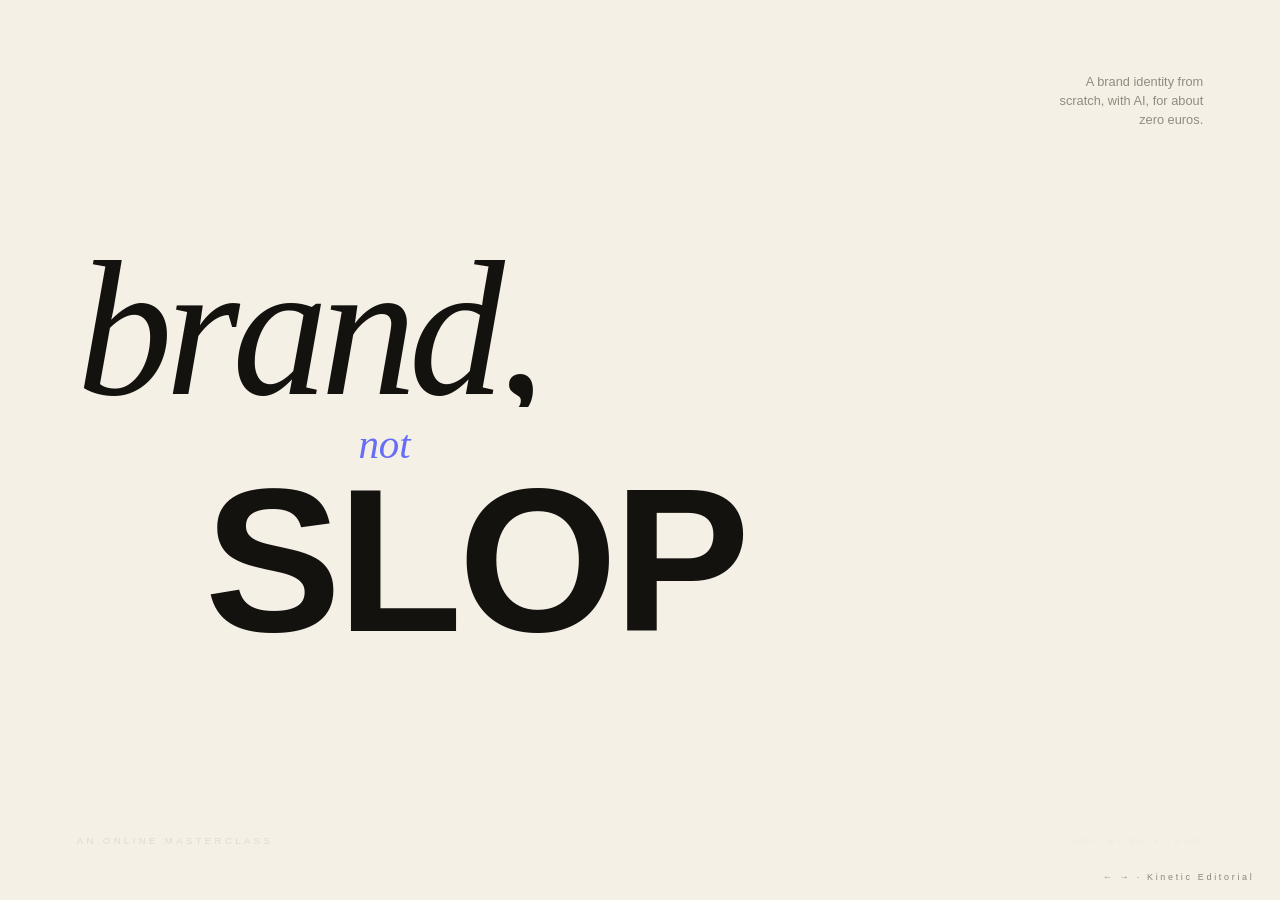
<file: samples/kinetic-editorial.html>
<!DOCTYPE html>
<html lang="en">
<head>
<meta charset="UTF-8">
<title>Sample C · Kinetic Editorial</title>
<style>
  :root {
    --bg: #F5F0E6;
    --ink: #14120F;
    --ink-dim: #8B857A;
    --accent: #2431FF;
  }
  * { margin: 0; padding: 0; box-sizing: border-box; }
  html, body { height: 100%; }
  body {
    background: var(--bg); color: var(--ink);
    font-family: "Helvetica Neue", Helvetica, Arial, sans-serif;
    overflow: hidden;
  }
  .serif { font-family: Georgia, "Times New Roman", serif; font-style: italic; font-weight: 400; }
  .black { font-family: "Arial Black", "Helvetica Neue", sans-serif; font-weight: 900; }
  .slide { position: absolute; inset: 0; padding: 6vh 6vw; visibility: hidden; z-index: 1; overflow: hidden; }
  .slide.active { visibility: visible; }
  .mask { overflow: hidden; }
  .mask > * { display: block; }
  .meta { font-size: 0.75vw; letter-spacing: 0.35em; text-transform: uppercase; color: var(--ink-dim); }

  /* ---- Slide 1 · Title ---- */
  #s0 { display: flex; flex-direction: column; justify-content: center; }
  #s0 .brand { font-size: 15vw; line-height: 0.8; letter-spacing: -0.04em; }
  #s0 .not { font-size: 3.2vw; margin: 1.5vh 0 0.5vh 22vw; color: var(--accent); }
  #s0 .slop { font-size: 16vw; line-height: 0.85; text-transform: uppercase; letter-spacing: -0.02em; margin-left: 10vw; }
  #s0 .meta-row { position: absolute; bottom: 6vh; left: 6vw; right: 6vw; display: flex; justify-content: space-between; }
  #s0 .tagline { position: absolute; top: 8vh; right: 6vw; font-size: 1vw; color: var(--ink-dim); max-width: 22ch; text-align: right; line-height: 1.5; }

  /* ---- Slide 2 · Chapter ---- */
  #s1 .bignum {
    position: absolute; right: -8vw; bottom: -18vh;
    font-size: 52vw; line-height: 0.8; color: var(--accent); opacity: 0.92;
    letter-spacing: -0.06em;
  }
  #s1 .stack { position: relative; z-index: 1; margin-top: 16vh; }
  #s1 .the { font-size: 4vw; }
  #s1 .usual { font-size: 12vw; line-height: 0.9; text-transform: uppercase; letter-spacing: -0.03em; }
  #s1 .way { font-size: 9vw; line-height: 0.9; margin-left: 14vw; }
  #s1 .one-liner { margin-top: 5vh; font-size: 1.1vw; color: var(--ink-dim); }

  /* ---- Slide 3 · Signals (words as the visual) ---- */
  #s2 { display: flex; flex-direction: column; justify-content: center; align-items: center; }
  #s2 .words { text-align: center; }
  #s2 .w { display: block; line-height: 1.02; }
  #s2 .w1 { font-size: 6vw; }
  #s2 .w2 { font-size: 6vw; text-transform: uppercase; }
  #s2 .w3 { font-size: 6vw; color: var(--accent); }
  #s2 .w4 { font-size: 6vw; text-transform: uppercase; letter-spacing: 0.35em; }
  #s2 .w5 { font-size: 6vw; }
  #s2 .caption { margin-top: 6vh; text-align: center; font-size: 1vw; color: var(--ink-dim); }

  .navhint { position: fixed; bottom: 2vh; right: 2vw; z-index: 2; font-size: 0.7vw; letter-spacing: 0.3em; color: var(--ink-dim); }

  @page { size: 1280px 720px; margin: 0; }
  body.print { overflow: visible; }
  body.print .slide { position: relative; visibility: visible; width: 100vw; height: 100vh; page-break-after: always; break-after: page; }
  body.print .navhint { display: none; }
</style>
</head>
<body>

<!-- S0 · TITLE -->
<section class="slide" id="s0">
  <p class="tagline anim-fade">A brand identity from scratch, with AI, for about zero euros.</p>
  <div class="mask"><div class="brand serif anim-slide-r">brand,</div></div>
  <div class="mask"><div class="not serif anim-fade">not</div></div>
  <div class="mask"><div class="slop black anim-slide-l">Slop</div></div>
  <div class="meta-row">
    <span class="meta anim-fade">An online masterclass</span>
    <span class="meta anim-fade">Laura Rosa × Ivan</span>
  </div>
</section>

<!-- S1 · CHAPTER -->
<section class="slide" id="s1">
  <div class="bignum black anim-num">01</div>
  <div class="stack">
    <div class="mask"><div class="the serif anim-slide-r">act one —</div></div>
    <div class="mask"><div class="usual black anim-slide-l">The usual</div></div>
    <div class="mask"><div class="way serif anim-slide-r">way.</div></div>
    <p class="one-liner anim-fade">One prompt, zero rules, first answer accepted.</p>
  </div>
</section>

<!-- S2 · SIGNALS -->
<section class="slide" id="s2">
  <div class="words">
    <span class="w w1 serif anim-word">color</span>
    <span class="w w2 black anim-word">Type</span>
    <span class="w w3 serif anim-word">shape</span>
    <span class="w w4 anim-word">RHYTHM</span>
    <span class="w w5 serif anim-word">space</span>
  </div>
  <p class="caption anim-fade">Five signals. One system. A brand is what they agree on.</p>
</section>

<div class="navhint">← → · Kinetic Editorial</div>

<script src="vendor/anime.umd.min.js"></script>
<script>
const { animate, createTimeline, stagger, utils } = anime;
const slides = [...document.querySelectorAll('.slide')];
const PRINT = new URLSearchParams(location.search).has('print');

const WORD_SCATTER = [
  { x: -260, y:  -60, r: -12 }, { x: 240, y: -120, r: 8 },
  { x: -180, y:  100, r:  15 }, { x: 300, y:   60, r: -9 },
  { x:  -80, y: -180, r:   6 },
];

const slideTls = new Map();
const STAGED = '.anim-rise,.anim-fade,.anim-rule,.anim-vrule,.anim-wipe,.anim-frame,.sig,.anim-slide-r,.anim-slide-l,.anim-num,.anim-word';
function revertTl(el) {
  const t = slideTls.get(el);
  if (t) { t.revert(); slideTls.delete(el); }
  // clear staged from-states too: CSS final state must win when not animating
  el.querySelectorAll(STAGED).forEach(n => {
    n.style.removeProperty('transform');
    n.style.removeProperty('opacity');
    n.style.removeProperty('clip-path');
  });
}

function playSlide(i) {
  const s = slides[i];
  revertTl(s);
  const tl = createTimeline({ defaults: { ease: 'inOutQuint', duration: 900 } });
  slideTls.set(s, tl);

  s.querySelectorAll('.anim-slide-r').forEach((el, k) => {
    utils.set(el, { x: '-108%' });
    tl.add(el, { x: '0%', duration: 1000 }, k * 140);
  });
  s.querySelectorAll('.anim-slide-l').forEach((el, k) => {
    utils.set(el, { x: '108%' });
    tl.add(el, { x: '0%', duration: 1000 }, 120 + k * 140);
  });
  s.querySelectorAll('.anim-num').forEach(el => {
    utils.set(el, { y: 340, opacity: 0 });
    tl.add(el, { y: 0, opacity: 0.92, duration: 1300, ease: 'out(4)' }, 0);
  });
  const words = s.querySelectorAll('.anim-word');
  if (words.length) {
    words.forEach((el, k) => {
      const o = WORD_SCATTER[k % WORD_SCATTER.length];
      utils.set(el, { x: o.x, y: o.y, rotate: o.r, opacity: 0 });
    });
    tl.add(words, { x: 0, y: 0, rotate: 0, opacity: 1, duration: 1100, delay: stagger(90) }, 0);
  }
  const fades = s.querySelectorAll('.anim-fade');
  if (fades.length) {
    utils.set(fades, { opacity: 0 });
    tl.add(fades, { opacity: 1, duration: 700, delay: stagger(90) }, 700);
  }
}

let cur = -1;
function show(i, dir = 1) {
  if (i < 0 || i >= slides.length || i === cur) return;
  const prev = cur; cur = i;
  const nxt = slides[i];
  const out = prev >= 0 ? slides[prev] : null;
  utils.remove(slides); // cancel any in-flight slide transition
  slides.forEach(s => {
    if (s !== nxt && s !== out) { s.classList.remove('active'); utils.set(s, { x: 0, opacity: 1 }); revertTl(s); }
  });
  nxt.classList.add('active');
  if (out) {
    animate(out, { x: -40 * dir, opacity: 0, duration: 380, ease: 'inOutQuart',
      onComplete: () => { out.classList.remove('active'); utils.set(out, { x: 0, opacity: 1 }); revertTl(out); } });
    utils.set(nxt, { x: 60 * dir, opacity: 0 });
    animate(nxt, { x: 0, opacity: 1, duration: 440, ease: 'inOutQuart' });
  }
  history.replaceState(null, '', '#' + i);
  if (dir > 0 || !out) playSlide(i);  // entrance choreography only plays moving forward
  else revertTl(nxt);                 // going back lands on the finished slide, no replay
}

if (PRINT) {
  document.body.classList.add('print');
  slides.forEach(s => s.classList.add('active'));
} else {
  addEventListener('keydown', e => {
    if (e.repeat) return;
    if (e.key === 'ArrowRight' || e.key === ' ') show(cur + 1, 1);
    if (e.key === 'ArrowLeft') show(cur - 1, -1);
  });
  show(Math.min(Math.max(parseInt(location.hash.slice(1)) || 0, 0), slides.length - 1));
}
</script>
</body>
</html>
</file>
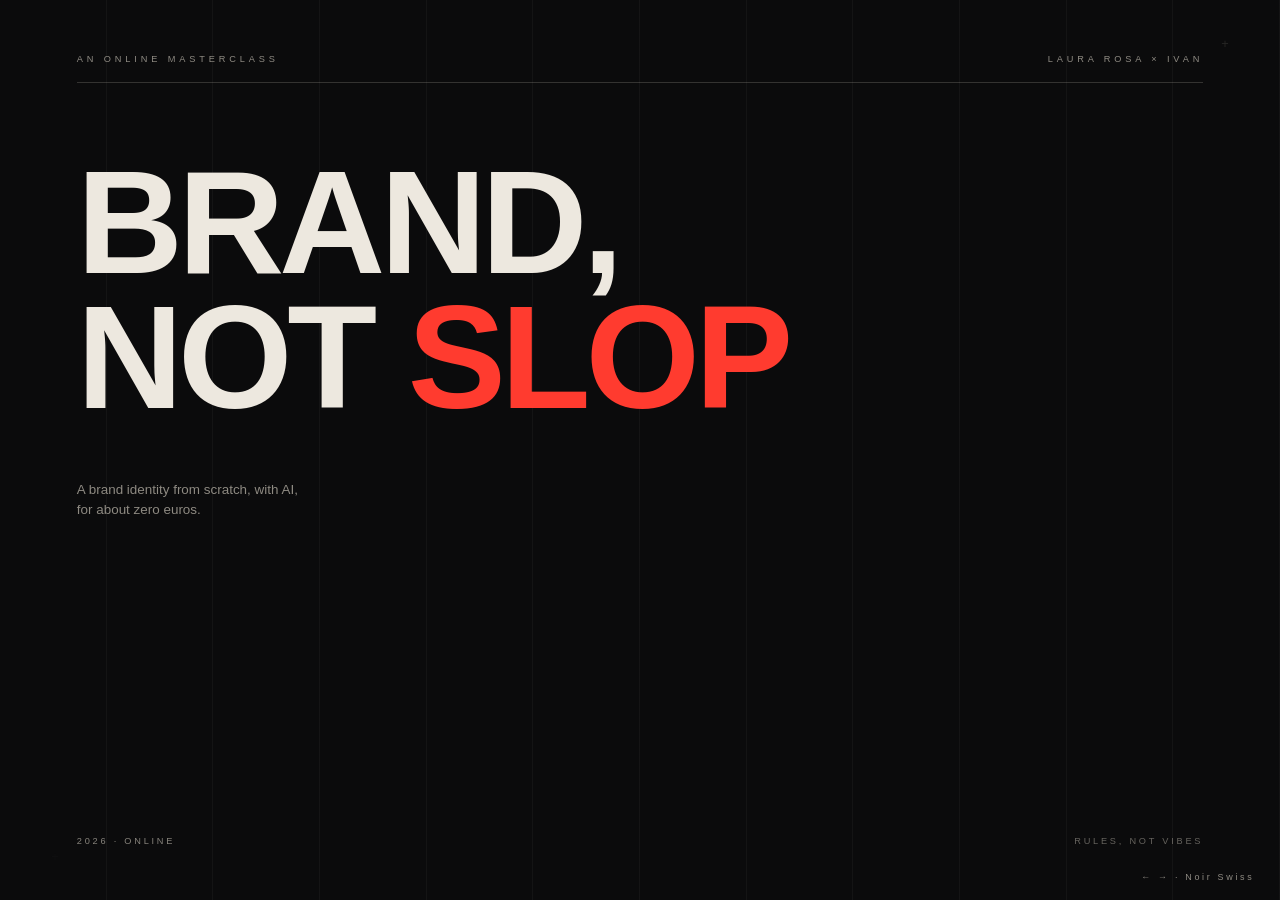
<file: samples/noir-swiss.html>
<!DOCTYPE html>
<html lang="en">
<head>
<meta charset="UTF-8">
<title>Sample A · Noir Swiss</title>
<style>
  :root {
    --bg: #0B0B0C;
    --ink: #EDE8DF;
    --ink-dim: #8F8B83;
    --accent: #FF3B2F;
    --hairline: rgba(237,232,223,0.18);
  }
  * { margin: 0; padding: 0; box-sizing: border-box; }
  html, body { height: 100%; }
  body {
    background: var(--bg); color: var(--ink);
    font-family: "Helvetica Neue", Helvetica, Arial, sans-serif;
    overflow: hidden;
  }
  /* 12-col grid ghost */
  .gridlines {
    position: fixed; inset: 0; pointer-events: none; z-index: 0;
    background: repeating-linear-gradient(to right,
      transparent 0, transparent calc(100%/12 - 1px),
      rgba(237,232,223,0.045) calc(100%/12 - 1px), rgba(237,232,223,0.045) calc(100%/12));
  }
  .slide {
    position: absolute; inset: 0; padding: 6vh 6vw;
    visibility: hidden; z-index: 1;
  }
  .slide.active { visibility: visible; }

  .eyebrow {
    font-size: 0.72vw; letter-spacing: 0.42em; text-transform: uppercase;
    color: var(--ink-dim);
  }
  .rule { height: 1px; background: var(--hairline); transform-origin: left center; }
  .rule.strong { background: var(--ink); }
  .mask { overflow: hidden; }
  .mask > * { display: block; }
  .cross { position: absolute; color: var(--ink-dim); font-size: 1vw; font-weight: 300; }

  /* ---- Slide 1 · Title ---- */
  #s0 .head { display: flex; justify-content: space-between; align-items: baseline; margin-bottom: 2vh; }
  #s0 .rule-top { margin-bottom: 8vh; }
  #s0 h1 {
    font-size: 11.5vw; line-height: 0.92; font-weight: 700;
    letter-spacing: -0.035em; text-transform: uppercase;
  }
  #s0 h1 .slop { color: var(--accent); }
  #s0 .sub {
    margin-top: 6vh; font-size: 1.05vw; color: var(--ink-dim);
    max-width: 30ch; line-height: 1.5;
  }
  #s0 .foot {
    position: absolute; bottom: 6vh; left: 6vw; right: 6vw;
    display: flex; justify-content: space-between;
    font-size: 0.72vw; letter-spacing: 0.3em; text-transform: uppercase; color: var(--ink-dim);
  }

  /* ---- Slide 2 · Chapter card ---- */
  #s1 { display: grid; grid-template-columns: 5fr 7fr; gap: 4vw; align-items: center; }
  #s1 .num {
    font-size: 22vw; font-weight: 700; letter-spacing: -0.05em;
    color: var(--accent); line-height: 1;
  }
  #s1 .vrule { position: absolute; left: 42vw; top: 20vh; bottom: 20vh; width: 1px;
    background: var(--hairline); transform-origin: center top; }
  #s1 .right .eyebrow { margin-bottom: 3vh; }
  #s1 h2 { font-size: 6.2vw; line-height: 0.95; font-weight: 700; text-transform: uppercase; letter-spacing: -0.02em; }
  #s1 .one-liner { margin-top: 4vh; font-size: 1.15vw; color: var(--ink-dim); }
  #s1 .cursor {
    display: inline-block; width: 0.9vw; height: 2.1vw; background: var(--ink);
    margin-left: 0.6vw; vertical-align: text-bottom;
    animation: blink 1.1s steps(1) infinite;
  }
  @keyframes blink { 50% { opacity: 0; } }

  /* ---- Slide 3 · System of signals ---- */
  #s2 { display: flex; flex-direction: column; justify-content: center; align-items: center; }
  #s2 .board { position: relative; width: 44vw; padding: 3.2vw; }
  #s2 .frame { position: absolute; background: var(--hairline); }
  #s2 .frame.t { top: 0; left: 0; right: 0; height: 1px; transform-origin: left center; }
  #s2 .frame.b { bottom: 0; left: 0; right: 0; height: 1px; transform-origin: right center; }
  #s2 .frame.l { top: 0; bottom: 0; left: 0; width: 1px; transform-origin: center top; }
  #s2 .frame.r { top: 0; bottom: 0; right: 0; width: 1px; transform-origin: center bottom; }
  #s2 .grid {
    display: grid; grid-template-columns: repeat(4, 1fr); gap: 2.4vw;
    justify-items: center; align-items: center;
  }
  #s2 .sig { width: 5vw; height: 5vw; display: flex; align-items: center; justify-content: center; }
  .sig .sq  { width: 100%; height: 100%; background: var(--ink); }
  .sig .sq.accent { background: var(--accent); }
  .sig .dot { width: 100%; height: 100%; border-radius: 50%; background: var(--ink); }
  .sig .ring { width: 100%; height: 100%; border-radius: 50%; border: 2px solid var(--ink); }
  .sig .bar { width: 100%; height: 14%; background: var(--ink); }
  .sig .half { width: 100%; height: 100%; background: var(--ink); clip-path: polygon(0 0, 100% 100%, 0 100%); }
  .sig .glyph { font-size: 4.6vw; font-weight: 700; line-height: 1; }
  .sig .glyph.dim { color: var(--ink-dim); }
  #s2 .caption { margin-top: 6vh; text-align: center; }
  #s2 .caption h2 { font-size: 3vw; font-weight: 700; text-transform: uppercase; letter-spacing: -0.01em; }
  #s2 .caption p { margin-top: 1.2vh; font-size: 1vw; color: var(--ink-dim); }

  .navhint {
    position: fixed; bottom: 2vh; right: 2vw; z-index: 2;
    font-size: 0.7vw; letter-spacing: 0.3em; color: var(--ink-dim);
  }

  /* ---- Print / PDF mode: final states, stacked pages, no JS needed ---- */
  @page { size: 1280px 720px; margin: 0; }
  body.print { overflow: visible; }
  body.print .slide {
    position: relative; visibility: visible;
    width: 100vw; height: 100vh; page-break-after: always; break-after: page;
  }
  body.print .navhint { display: none; }
  body.print #s1 .cursor { animation: none; }
</style>
</head>
<body>
<div class="gridlines"></div>

<!-- S0 · TITLE -->
<section class="slide" id="s0">
  <div class="head">
    <span class="eyebrow anim-fade">An online masterclass</span>
    <span class="eyebrow anim-fade">Laura Rosa × Ivan</span>
  </div>
  <div class="rule rule-top anim-rule"></div>
  <h1>
    <span class="mask"><span class="anim-rise">Brand,</span></span>
    <span class="mask"><span class="anim-rise">not <span class="slop">slop</span></span></span>
  </h1>
  <p class="sub anim-fade">A brand identity from scratch, with AI, for about zero euros.</p>
  <div class="foot">
    <span class="anim-fade">2026 · Online</span>
    <span class="anim-fade">Rules, not vibes</span>
  </div>
  <span class="cross anim-fade" style="top:4vh; right:4vw;">+</span>
  <span class="cross anim-fade" style="bottom:4vh; left:4vw;">+</span>
</section>

<!-- S1 · CHAPTER CARD -->
<section class="slide" id="s1">
  <div class="num-wrap"><div class="num anim-wipe">01</div></div>
  <div class="vrule anim-vrule"></div>
  <div class="right">
    <div class="eyebrow anim-fade">Act one · live demo</div>
    <h2>
      <span class="mask"><span class="anim-rise">The usual</span></span>
      <span class="mask"><span class="anim-rise">way.</span></span>
    </h2>
    <p class="one-liner anim-fade">One prompt, zero rules, first answer accepted.<span class="cursor"></span></p>
  </div>
</section>

<!-- S2 · SYSTEM OF SIGNALS -->
<section class="slide" id="s2">
  <div class="board">
    <div class="frame t anim-frame"></div>
    <div class="frame r anim-frame"></div>
    <div class="frame b anim-frame"></div>
    <div class="frame l anim-frame"></div>
    <div class="grid">
      <div class="sig"><div class="sq accent"></div></div>
      <div class="sig"><div class="glyph">Aa</div></div>
      <div class="sig"><div class="dot"></div></div>
      <div class="sig"><div class="bar"></div></div>
      <div class="sig"><div class="ring"></div></div>
      <div class="sig"><div class="sq"></div></div>
      <div class="sig"><div class="glyph dim">&amp;</div></div>
      <div class="sig"><div class="half"></div></div>
    </div>
  </div>
  <div class="caption">
    <h2><span class="mask" style="display:block"><span class="anim-rise">A brand is a system of signals</span></span></h2>
    <p class="anim-fade">Alone they are noise. Arranged, they are recognizable.</p>
  </div>
</section>

<div class="navhint">← → · Noir Swiss</div>

<script src="vendor/anime.umd.min.js"></script>
<script>
const { animate, createTimeline, stagger, utils } = anime;
const EASE = 'inOutQuint';
const slides = [...document.querySelectorAll('.slide')];
const PRINT = new URLSearchParams(location.search).has('print');

// Deterministic scatter offsets for the signal grid (from-states)
const SCATTER = [
  { x: -220, y: -140, r: -28 }, { x: 180, y: -190, r: 40 },
  { x: -320, y:   60, r:  18 }, { x: 260, y:  120, r: -35 },
  { x: -140, y:  200, r:  50 }, { x: 330, y:  -60, r:  12 },
  { x:  -60, y: -240, r: -45 }, { x: 120, y:  230, r:  25 },
];

const slideTls = new Map();
const STAGED = '.anim-rise,.anim-fade,.anim-rule,.anim-vrule,.anim-wipe,.anim-frame,.sig,.anim-slide-r,.anim-slide-l,.anim-num,.anim-word';
function revertTl(el) {
  const t = slideTls.get(el);
  if (t) { t.revert(); slideTls.delete(el); }
  // clear staged from-states too: CSS final state must win when not animating
  el.querySelectorAll(STAGED).forEach(n => {
    n.style.removeProperty('transform');
    n.style.removeProperty('opacity');
    n.style.removeProperty('clip-path');
  });
}

function playSlide(i) {
  const s = slides[i];
  revertTl(s);
  const tl = createTimeline({ defaults: { ease: EASE, duration: 800 } });
  slideTls.set(s, tl);

  // shared primitives: set from-states, animate to CSS-defined final states
  const rises = s.querySelectorAll('.anim-rise');
  const fades = s.querySelectorAll('.anim-fade');
  if (rises.length) {
    utils.set(rises, { y: '110%' });
    tl.add(rises, { y: '0%', duration: 900, delay: stagger(110) }, 0);
  }
  s.querySelectorAll('.anim-rule').forEach(el => {
    utils.set(el, { scaleX: 0 });
    tl.add(el, { scaleX: 1, duration: 1000 }, 100);
  });
  s.querySelectorAll('.anim-vrule').forEach(el => {
    utils.set(el, { scaleY: 0 });
    tl.add(el, { scaleY: 1, duration: 900 }, 150);
  });
  s.querySelectorAll('.anim-wipe').forEach(el => {
    utils.set(el, { clipPath: 'inset(0 100% 0 0)' });
    tl.add(el, { clipPath: 'inset(0 0% 0 0)', duration: 1100 }, 0);
  });
  if (i === 2) {
    const sigs = s.querySelectorAll('.sig');
    sigs.forEach((el, k) => {
      const o = SCATTER[k % SCATTER.length];
      utils.set(el, { x: o.x, y: o.y, rotate: o.r, opacity: 0.55 });
    });
    tl.add(sigs, { x: 0, y: 0, rotate: 0, opacity: 1, duration: 1200, delay: stagger(60, { from: 'center' }) }, 200);
    const frames = s.querySelectorAll('.anim-frame');
    utils.set(frames, el => el.classList.contains('t') || el.classList.contains('b') ? { scaleX: 0 } : { scaleY: 0 });
    frames.forEach(f => tl.add(f, (f.classList.contains('t') || f.classList.contains('b'))
      ? { scaleX: 1, duration: 700 } : { scaleY: 1, duration: 700 }, 1100));
  }
  if (fades.length) {
    utils.set(fades, { opacity: 0 });
    tl.add(fades, { opacity: 1, duration: 700, delay: stagger(90) }, i === 2 ? 1400 : 500);
  }
}

let cur = -1;
function show(i, dir = 1) {
  if (i < 0 || i >= slides.length || i === cur) return;
  const prev = cur; cur = i;
  const nxt = slides[i];
  const out = prev >= 0 ? slides[prev] : null;
  utils.remove(slides); // cancel any in-flight slide transition
  slides.forEach(s => {
    if (s !== nxt && s !== out) { s.classList.remove('active'); utils.set(s, { x: 0, opacity: 1 }); revertTl(s); }
  });
  nxt.classList.add('active');
  if (out) {
    animate(out, { x: -40 * dir, opacity: 0, duration: 380, ease: 'inOutQuart',
      onComplete: () => { out.classList.remove('active'); utils.set(out, { x: 0, opacity: 1 }); revertTl(out); } });
    utils.set(nxt, { x: 60 * dir, opacity: 0 });
    animate(nxt, { x: 0, opacity: 1, duration: 440, ease: 'inOutQuart' });
  }
  history.replaceState(null, '', '#' + i);
  if (dir > 0 || !out) playSlide(i);  // entrance choreography only plays moving forward
  else revertTl(nxt);                 // going back lands on the finished slide, no replay
}

if (PRINT) {
  document.body.classList.add('print');
  slides.forEach(s => s.classList.add('active'));
} else {
  addEventListener('keydown', e => {
    if (e.repeat) return;
    if (e.key === 'ArrowRight' || e.key === ' ') show(cur + 1, 1);
    if (e.key === 'ArrowLeft') show(cur - 1, -1);
  });
  show(Math.min(Math.max(parseInt(location.hash.slice(1)) || 0, 0), slides.length - 1));
}
</script>
</body>
</html>
</file>
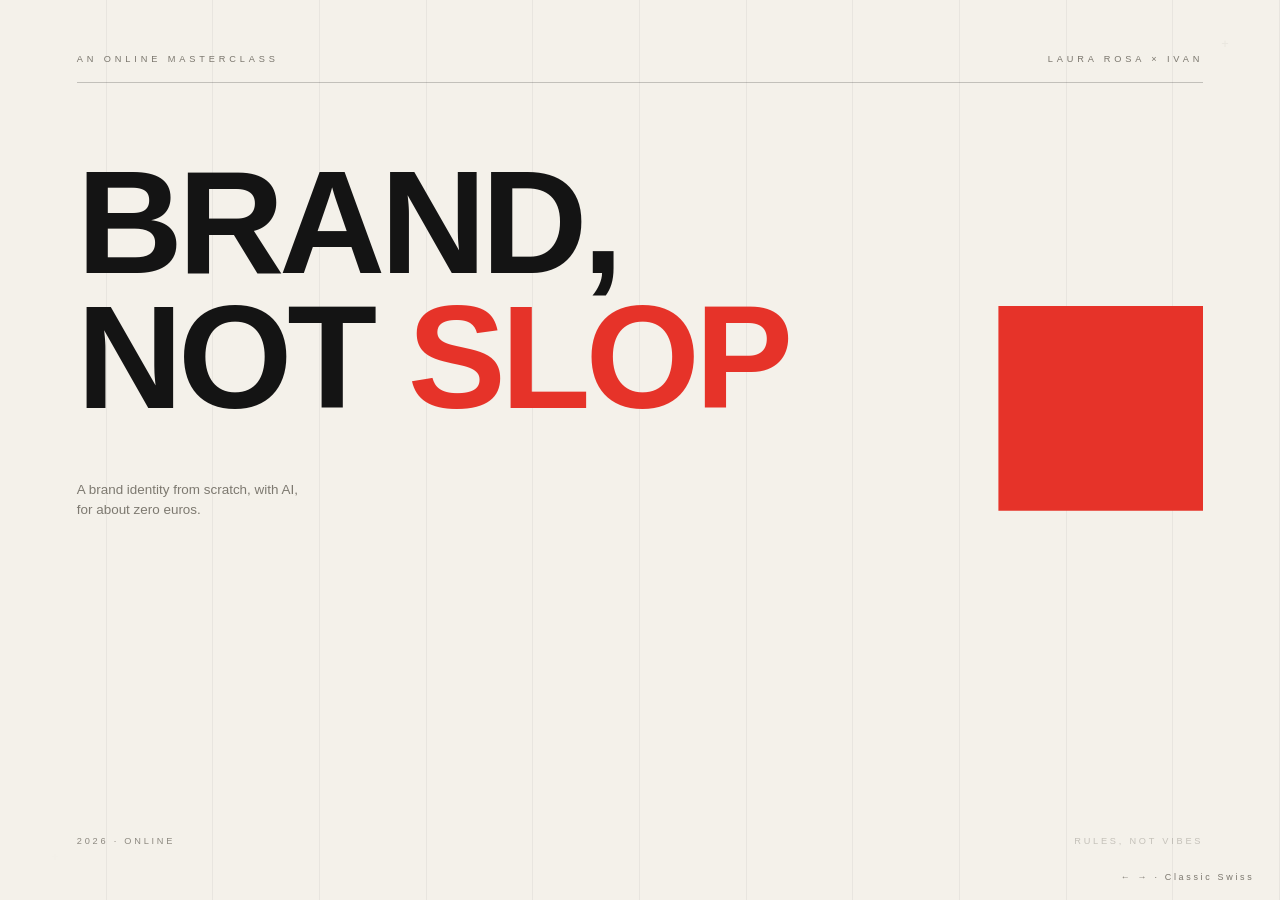
<file: samples/swiss-light.html>
<!DOCTYPE html>
<html lang="en">
<head>
<meta charset="UTF-8">
<title>Sample B · Classic Swiss</title>
<style>
  :root {
    --bg: #F4F1EA;
    --ink: #141414;
    --ink-dim: #7A766D;
    --accent: #E63329;
    --hairline: rgba(20,20,20,0.22);
  }
  * { margin: 0; padding: 0; box-sizing: border-box; }
  html, body { height: 100%; }
  body {
    background: var(--bg); color: var(--ink);
    font-family: "Helvetica Neue", Helvetica, Arial, sans-serif;
    overflow: hidden;
  }
  .gridlines {
    position: fixed; inset: 0; pointer-events: none; z-index: 0;
    background: repeating-linear-gradient(to right,
      transparent 0, transparent calc(100%/12 - 1px),
      rgba(20,20,20,0.05) calc(100%/12 - 1px), rgba(20,20,20,0.05) calc(100%/12));
  }
  .slide { position: absolute; inset: 0; padding: 6vh 6vw; visibility: hidden; z-index: 1; }
  .slide.active { visibility: visible; }

  .eyebrow { font-size: 0.72vw; letter-spacing: 0.42em; text-transform: uppercase; color: var(--ink-dim); }
  .rule { height: 1px; background: var(--hairline); transform-origin: left center; }
  .mask { overflow: hidden; }
  .mask > * { display: block; }
  .cross { position: absolute; color: var(--ink-dim); font-size: 1vw; font-weight: 300; }

  /* ---- Slide 1 · Title ---- */
  #s0 .head { display: flex; justify-content: space-between; align-items: baseline; margin-bottom: 2vh; }
  #s0 .rule-top { margin-bottom: 8vh; }
  #s0 h1 { font-size: 11.5vw; line-height: 0.92; font-weight: 700; letter-spacing: -0.035em; text-transform: uppercase; }
  #s0 h1 .slop { color: var(--accent); }
  #s0 .sub { margin-top: 6vh; font-size: 1.05vw; color: var(--ink-dim); max-width: 30ch; line-height: 1.5; }
  #s0 .foot {
    position: absolute; bottom: 6vh; left: 6vw; right: 6vw;
    display: flex; justify-content: space-between;
    font-size: 0.72vw; letter-spacing: 0.3em; text-transform: uppercase; color: var(--ink-dim);
  }
  /* the red plate: classic Swiss poster block */
  #s0 .plate { position: absolute; right: 6vw; top: 34vh; width: 16vw; height: 16vw; background: var(--accent); }

  /* ---- Slide 2 · Chapter card ---- */
  #s1 { display: grid; grid-template-columns: 5fr 7fr; gap: 4vw; align-items: center; }
  #s1 .num { font-size: 22vw; font-weight: 700; letter-spacing: -0.05em; color: var(--accent); line-height: 1; }
  #s1 .vrule { position: absolute; left: 42vw; top: 20vh; bottom: 20vh; width: 1px; background: var(--hairline); transform-origin: center top; }
  #s1 .right .eyebrow { margin-bottom: 3vh; }
  #s1 h2 { font-size: 6.2vw; line-height: 0.95; font-weight: 700; text-transform: uppercase; letter-spacing: -0.02em; }
  #s1 .one-liner { margin-top: 4vh; font-size: 1.15vw; color: var(--ink-dim); }
  #s1 .cursor {
    display: inline-block; width: 0.9vw; height: 2.1vw; background: var(--ink);
    margin-left: 0.6vw; vertical-align: text-bottom; animation: blink 1.1s steps(1) infinite;
  }
  @keyframes blink { 50% { opacity: 0; } }

  /* ---- Slide 3 · System of signals ---- */
  #s2 { display: flex; flex-direction: column; justify-content: center; align-items: center; }
  #s2 .board { position: relative; width: 44vw; padding: 3.2vw; }
  #s2 .frame { position: absolute; background: var(--hairline); }
  #s2 .frame.t { top: 0; left: 0; right: 0; height: 1px; transform-origin: left center; }
  #s2 .frame.b { bottom: 0; left: 0; right: 0; height: 1px; transform-origin: right center; }
  #s2 .frame.l { top: 0; bottom: 0; left: 0; width: 1px; transform-origin: center top; }
  #s2 .frame.r { top: 0; bottom: 0; right: 0; width: 1px; transform-origin: center bottom; }
  #s2 .grid { display: grid; grid-template-columns: repeat(4, 1fr); gap: 2.4vw; justify-items: center; align-items: center; }
  #s2 .sig { width: 5vw; height: 5vw; display: flex; align-items: center; justify-content: center; }
  .sig .sq  { width: 100%; height: 100%; background: var(--ink); }
  .sig .sq.accent { background: var(--accent); }
  .sig .dot { width: 100%; height: 100%; border-radius: 50%; background: var(--ink); }
  .sig .ring { width: 100%; height: 100%; border-radius: 50%; border: 2px solid var(--ink); }
  .sig .bar { width: 100%; height: 14%; background: var(--ink); }
  .sig .half { width: 100%; height: 100%; background: var(--ink); clip-path: polygon(0 0, 100% 100%, 0 100%); }
  .sig .glyph { font-size: 4.6vw; font-weight: 700; line-height: 1; }
  .sig .glyph.dim { color: var(--ink-dim); }
  #s2 .caption { margin-top: 6vh; text-align: center; }
  #s2 .caption h2 { font-size: 3vw; font-weight: 700; text-transform: uppercase; letter-spacing: -0.01em; }
  #s2 .caption p { margin-top: 1.2vh; font-size: 1vw; color: var(--ink-dim); }

  .navhint { position: fixed; bottom: 2vh; right: 2vw; z-index: 2; font-size: 0.7vw; letter-spacing: 0.3em; color: var(--ink-dim); }

  @page { size: 1280px 720px; margin: 0; }
  body.print { overflow: visible; }
  body.print .slide { position: relative; visibility: visible; width: 100vw; height: 100vh; page-break-after: always; break-after: page; }
  body.print .navhint { display: none; }
  body.print #s1 .cursor { animation: none; }
</style>
</head>
<body>
<div class="gridlines"></div>

<!-- S0 · TITLE -->
<section class="slide" id="s0">
  <div class="head">
    <span class="eyebrow anim-fade">An online masterclass</span>
    <span class="eyebrow anim-fade">Laura Rosa × Ivan</span>
  </div>
  <div class="rule rule-top anim-rule"></div>
  <div class="plate anim-wipe"></div>
  <h1>
    <span class="mask"><span class="anim-rise">Brand,</span></span>
    <span class="mask"><span class="anim-rise">not <span class="slop">slop</span></span></span>
  </h1>
  <p class="sub anim-fade">A brand identity from scratch, with AI, for about zero euros.</p>
  <div class="foot">
    <span class="anim-fade">2026 · Online</span>
    <span class="anim-fade">Rules, not vibes</span>
  </div>
  <span class="cross anim-fade" style="top:4vh; right:4vw;">+</span>
  <span class="cross anim-fade" style="bottom:4vh; left:4vw;">+</span>
</section>

<!-- S1 · CHAPTER CARD -->
<section class="slide" id="s1">
  <div class="num-wrap"><div class="num anim-wipe">01</div></div>
  <div class="vrule anim-vrule"></div>
  <div class="right">
    <div class="eyebrow anim-fade">Act one · live demo</div>
    <h2>
      <span class="mask"><span class="anim-rise">The usual</span></span>
      <span class="mask"><span class="anim-rise">way.</span></span>
    </h2>
    <p class="one-liner anim-fade">One prompt, zero rules, first answer accepted.<span class="cursor"></span></p>
  </div>
</section>

<!-- S2 · SYSTEM OF SIGNALS -->
<section class="slide" id="s2">
  <div class="board">
    <div class="frame t anim-frame"></div>
    <div class="frame r anim-frame"></div>
    <div class="frame b anim-frame"></div>
    <div class="frame l anim-frame"></div>
    <div class="grid">
      <div class="sig"><div class="sq accent"></div></div>
      <div class="sig"><div class="glyph">Aa</div></div>
      <div class="sig"><div class="dot"></div></div>
      <div class="sig"><div class="bar"></div></div>
      <div class="sig"><div class="ring"></div></div>
      <div class="sig"><div class="sq"></div></div>
      <div class="sig"><div class="glyph dim">&amp;</div></div>
      <div class="sig"><div class="half"></div></div>
    </div>
  </div>
  <div class="caption">
    <h2><span class="mask" style="display:block"><span class="anim-rise">A brand is a system of signals</span></span></h2>
    <p class="anim-fade">Alone they are noise. Arranged, they are recognizable.</p>
  </div>
</section>

<div class="navhint">← → · Classic Swiss</div>

<script src="vendor/anime.umd.min.js"></script>
<script>
const { animate, createTimeline, stagger, utils } = anime;
const EASE = 'inOutQuint';
const slides = [...document.querySelectorAll('.slide')];
const PRINT = new URLSearchParams(location.search).has('print');

const SCATTER = [
  { x: -220, y: -140, r: -28 }, { x: 180, y: -190, r: 40 },
  { x: -320, y:   60, r:  18 }, { x: 260, y:  120, r: -35 },
  { x: -140, y:  200, r:  50 }, { x: 330, y:  -60, r:  12 },
  { x:  -60, y: -240, r: -45 }, { x: 120, y:  230, r:  25 },
];

const slideTls = new Map();
const STAGED = '.anim-rise,.anim-fade,.anim-rule,.anim-vrule,.anim-wipe,.anim-frame,.sig,.anim-slide-r,.anim-slide-l,.anim-num,.anim-word';
function revertTl(el) {
  const t = slideTls.get(el);
  if (t) { t.revert(); slideTls.delete(el); }
  // clear staged from-states too: CSS final state must win when not animating
  el.querySelectorAll(STAGED).forEach(n => {
    n.style.removeProperty('transform');
    n.style.removeProperty('opacity');
    n.style.removeProperty('clip-path');
  });
}

function playSlide(i) {
  const s = slides[i];
  revertTl(s);
  const tl = createTimeline({ defaults: { ease: EASE, duration: 800 } });
  slideTls.set(s, tl);
  const rises = s.querySelectorAll('.anim-rise');
  const fades = s.querySelectorAll('.anim-fade');
  if (rises.length) {
    utils.set(rises, { y: '110%' });
    tl.add(rises, { y: '0%', duration: 900, delay: stagger(110) }, 0);
  }
  s.querySelectorAll('.anim-rule').forEach(el => {
    utils.set(el, { scaleX: 0 });
    tl.add(el, { scaleX: 1, duration: 1000 }, 100);
  });
  s.querySelectorAll('.anim-vrule').forEach(el => {
    utils.set(el, { scaleY: 0 });
    tl.add(el, { scaleY: 1, duration: 900 }, 150);
  });
  s.querySelectorAll('.anim-wipe').forEach(el => {
    utils.set(el, { clipPath: 'inset(0 100% 0 0)' });
    tl.add(el, { clipPath: 'inset(0 0% 0 0)', duration: 1100 }, 0);
  });
  if (i === 2) {
    const sigs = s.querySelectorAll('.sig');
    sigs.forEach((el, k) => {
      const o = SCATTER[k % SCATTER.length];
      utils.set(el, { x: o.x, y: o.y, rotate: o.r, opacity: 0.55 });
    });
    tl.add(sigs, { x: 0, y: 0, rotate: 0, opacity: 1, duration: 1200, delay: stagger(60, { from: 'center' }) }, 200);
    const frames = s.querySelectorAll('.anim-frame');
    utils.set(frames, el => el.classList.contains('t') || el.classList.contains('b') ? { scaleX: 0 } : { scaleY: 0 });
    frames.forEach(f => tl.add(f, (f.classList.contains('t') || f.classList.contains('b'))
      ? { scaleX: 1, duration: 700 } : { scaleY: 1, duration: 700 }, 1100));
  }
  if (fades.length) {
    utils.set(fades, { opacity: 0 });
    tl.add(fades, { opacity: 1, duration: 700, delay: stagger(90) }, i === 2 ? 1400 : 500);
  }
}

let cur = -1;
function show(i, dir = 1) {
  if (i < 0 || i >= slides.length || i === cur) return;
  const prev = cur; cur = i;
  const nxt = slides[i];
  const out = prev >= 0 ? slides[prev] : null;
  utils.remove(slides); // cancel any in-flight slide transition
  slides.forEach(s => {
    if (s !== nxt && s !== out) { s.classList.remove('active'); utils.set(s, { x: 0, opacity: 1 }); revertTl(s); }
  });
  nxt.classList.add('active');
  if (out) {
    animate(out, { x: -40 * dir, opacity: 0, duration: 380, ease: 'inOutQuart',
      onComplete: () => { out.classList.remove('active'); utils.set(out, { x: 0, opacity: 1 }); revertTl(out); } });
    utils.set(nxt, { x: 60 * dir, opacity: 0 });
    animate(nxt, { x: 0, opacity: 1, duration: 440, ease: 'inOutQuart' });
  }
  history.replaceState(null, '', '#' + i);
  if (dir > 0 || !out) playSlide(i);  // entrance choreography only plays moving forward
  else revertTl(nxt);                 // going back lands on the finished slide, no replay
}

if (PRINT) {
  document.body.classList.add('print');
  slides.forEach(s => s.classList.add('active'));
} else {
  addEventListener('keydown', e => {
    if (e.repeat) return;
    if (e.key === 'ArrowRight' || e.key === ' ') show(cur + 1, 1);
    if (e.key === 'ArrowLeft') show(cur - 1, -1);
  });
  show(Math.min(Math.max(parseInt(location.hash.slice(1)) || 0, 0), slides.length - 1));
}
</script>
</body>
</html>
</file>
<file: css/deck.css>
/* Brand, not slop — deck v2 · "June Brand" style. Contract: ../STYLE.md */

@font-face {
  font-family: "Archivo";
  src: url("../assets/fonts/Archivo.ttf") format("truetype");
  font-weight: 100 900;
  font-stretch: 62% 125%;
  font-display: swap;
}

:root {
  --bone: #EFEDEA;
  --black: #000;
  --purple: #7c3aed;
  --red: #F40009;    /* color exercise: red tile */
}
* { margin: 0; padding: 0; box-sizing: border-box; }
html, body { height: 100%; }
body {
  background: var(--black);
  font-family: "Archivo", "Helvetica Neue", Arial, sans-serif;
  overflow: hidden;
}

/* ---------- slide chassis ---------- */
.slide {
  position: absolute; inset: 0; padding: 6vh 6vw;
  visibility: hidden; z-index: 1;
  display: flex; flex-direction: column; justify-content: center; align-items: center;
  text-align: center;
}
.slide.active { visibility: visible; z-index: 2; }
/* first 2 frames after activation: hidden until JS has painted the from-states —
   prevents the finished slide flashing before its entrance plays */
.slide.active.staging { visibility: hidden; }
.slide.dark  { background: var(--black); color: var(--bone); --hair: rgba(239,237,234,.22); --ink: var(--bone); }
.slide.light { background: var(--bone); color: var(--black); --hair: rgba(0,0,0,.25); --ink: var(--black); }

/* ---------- type registers ---------- */
.display {
  font-weight: 900; font-stretch: 115%; text-transform: uppercase;
  letter-spacing: -0.015em; line-height: 0.94;
}
.d-xl { font-size: 12vw; } .d-lg { font-size: 9.5vw; } .d-md { font-size: 7vw; }
.d-sm { font-size: 4.6vw; } .d-xs { font-size: 3.2vw; }
.quiet { font-weight: 480; font-size: 1.12vw; line-height: 1.55; opacity: .62; }
.quiet b { font-weight: 700; }
.eyebrow { font-size: .78vw; font-weight: 600; letter-spacing: .45em; text-transform: uppercase; opacity: .55; }
.accent { color: var(--purple); }
.mask { overflow: hidden; }
.mask > * { display: block; }

/* ---------- marginalia (precision layer) ---------- */
.marg { position: absolute; left: 6vw; right: 6vw; display: flex; justify-content: space-between; align-items: center; gap: 2vw; }
.marg.top { top: 5vh; } .marg.bot { bottom: 5vh; }
.marg .mrule { flex: 1; height: 1px; background: var(--hair); transform-origin: left center; }
.marg span { font-size: .72vw; font-weight: 600; letter-spacing: .35em; text-transform: uppercase; opacity: .55; white-space: nowrap; }

/* ---------- chapter cards ---------- */
.chapter .num { font-weight: 900; font-stretch: 125%; font-size: 5vw; line-height: 1; color: var(--purple); margin-bottom: 3.5vh; }
.chapter .one-liner { margin-top: 4.5vh; }

/* ---------- first principles: spec slides (headline left, prompt sample right) ---------- */
.fp-row { display: flex; align-items: center; gap: 4vw; max-width: 82vw; text-align: left; }
.fp-copy { flex: 1 1 0; }
.spec-snip {
  flex: 0 0 32vw; font-family: ui-monospace, "Cascadia Mono", Consolas, monospace;
  font-size: .8vw; line-height: 1.95; white-space: pre;
  border: 1px solid var(--hair); padding: 2.4vh 1.7vw; opacity: .88;
}
.spec-snip b { color: var(--purple); font-weight: 700; }

/* ---------- word-reveal exercise ---------- */
.reveal .word { margin-bottom: 4vh; }

/* magnifying glass sweep (scene=lens) — transient like the chain token: CSS final = gone */
.reveal .word { position: relative; }
.lens { position: absolute; top: 50%; left: 0; width: 11vw; height: 11vw; margin-top: -5.5vw; opacity: 0; pointer-events: none; }
.lens-glass {
  position: absolute; inset: 0; border-radius: 50%; overflow: hidden;
  border: .28vw solid var(--bone); background: var(--black);
  box-shadow: 0 0 0 .1vw rgba(0,0,0,.4);
}
.lens-copy {
  position: absolute; left: 0; top: 0; white-space: nowrap; display: block;
  font: inherit; letter-spacing: inherit; line-height: 0.94; will-change: transform;
  transform-origin: 0 0;
}
.lens-handle {
  position: absolute; left: 88%; top: 88%; width: 42%; height: .5vw;
  background: var(--bone); border-radius: 999px;
  transform: rotate(45deg); transform-origin: left center;
}
.reveal-panel { display: flex; flex-direction: column; align-items: center; gap: 2.6vh; }
.brandcard {
  background: var(--bone); border-radius: 14px;
  padding: 2vw 3vw; display: flex; align-items: center; justify-content: center;
}
.brandcard img { height: 6.4vw; width: auto; max-width: 26vw; display: block; }
.shipped-row { display: flex; gap: 2vw; align-items: stretch; }
.brandcard.shipped { background: #fff; } /* the images' own ground; bone would show a seam */
.brandcard.shipped img { height: 10vw; max-width: 24vw; object-fit: contain; }
.brandcard .brandname { font-weight: 900; font-stretch: 115%; text-transform: uppercase; letter-spacing: -0.01em; font-size: 4.6vw; line-height: 1; color: var(--black); }
.chips { display: flex; align-items: center; gap: .9vw; list-style: none; flex-wrap: wrap; justify-content: center; }
.chips-label { font-size: .72vw; font-weight: 600; letter-spacing: .35em; text-transform: uppercase; opacity: .5; margin-right: .6vw; }
.chip {
  display: flex; align-items: center; gap: .55vw;
  border: 1px solid var(--hair); border-radius: 999px;
  padding: .45vw 1vw; font-size: .95vw; font-weight: 600; white-space: nowrap;
}
.chip img { height: 1.05em; width: auto; max-width: 3.2em; background: var(--bone); border-radius: 3px; padding: .13em .26em; box-sizing: content-box; display: block; }
.flag-es { width: 1em; height: .68em; border-radius: 2px; display: inline-block; flex: none;
  background: linear-gradient(180deg, #AA151B 25%, #F1BF00 25%, #F1BF00 75%, #AA151B 75%); }

/* ---------- signals board (scatter→snap) ---------- */
.board { position: relative; width: 46vw; padding: 3.2vw; margin-bottom: 5vh; }
.frame { position: absolute; background: var(--hair); }
.frame.t { top: 0; left: 0; right: 0; height: 1px; transform-origin: left center; }
.frame.b { bottom: 0; left: 0; right: 0; height: 1px; transform-origin: right center; }
.frame.l { top: 0; bottom: 0; left: 0; width: 1px; transform-origin: center top; }
.frame.r { top: 0; bottom: 0; right: 0; width: 1px; transform-origin: center bottom; }
.siggrid { display: grid; grid-template-columns: repeat(4, 1fr); gap: 2.6vw; justify-items: center; align-items: center; }
.sig { width: 5vw; height: 5vw; display: flex; align-items: center; justify-content: center; }
.sig .sq   { width: 100%; height: 100%; background: var(--ink); }
.sig .sq.accent { background: var(--purple); }
.sig .dot  { width: 100%; height: 100%; border-radius: 50%; background: var(--ink); }
.sig .ring { width: 100%; height: 100%; border-radius: 50%; border: 2px solid var(--ink); }
.sig .bar  { width: 100%; height: 14%; background: var(--ink); }
.sig .half { width: 100%; height: 100%; background: var(--ink); clip-path: polygon(0 0, 100% 100%, 0 100%); }
.sig .glyph { font-size: 4.4vw; font-weight: 900; font-stretch: 115%; line-height: 1; }

/* ---------- race (signals before words) ---------- */
.race { width: 54vw; display: flex; flex-direction: column; gap: 3.6vh; margin-bottom: 5.5vh; }
.race .lane { display: flex; align-items: center; gap: 1.6vw; }
.race .lane .runner { flex: none; }
.race .track { flex: 1; height: 1px; background: var(--hair); }
.race .lane .lane-label { font-size: .72vw; font-weight: 600; letter-spacing: .35em; text-transform: uppercase; opacity: .5; flex: none; }
.race .chipbox { width: 4vw; height: 4vw; background: var(--purple); }
.race .aa { font-weight: 900; font-stretch: 115%; font-size: 3.4vw; line-height: 1; }
.race .wordy { font-weight: 480; font-size: 1.5vw; opacity: .8; }

/* ---------- consistency & contradiction: four deliberate failures ---------- */
/* Each mock breaks its own claim on purpose; system fonts (Comic Sans, Georgia)
   ARE the gag — do not "fix" them to Archivo. */
.contra-grid { display: grid; grid-template-columns: repeat(4, 1fr); gap: 1vw; width: 86vw; }
.contra-card { display: flex; flex-direction: column; gap: .9vh; text-align: left; }
.cc-claim, .cc-bug { font-size: .72vw; letter-spacing: .28em; text-transform: uppercase; font-weight: 600; }
.cc-claim { opacity: .6; }
.cc-claim b { color: var(--purple); }
.cc-bug { font-weight: 700; color: #C81E1E; }
.cc-mock {
  height: 28vh; display: flex; flex-direction: column; align-items: center; justify-content: center;
  gap: 1.2vh; padding: 1vw; position: relative; overflow: hidden; text-align: center;
}
.cc-hostile { background: #111; }
.cc-hostile .cc-brand { font-weight: 900; font-stretch: 62%; font-size: 2.6vw; letter-spacing: -.05em; color: #fff; }
.cc-hostile .cc-tag { font-weight: 800; font-size: .78vw; color: #fff; }
.cc-toy { background: linear-gradient(160deg, #FFD9EC, #D9F6FF); border-radius: 2.2vw; }
.cc-toy .cc-brand { font-family: "Comic Sans MS", "Segoe Print", cursive; font-size: 2vw; color: #E858A8; text-shadow: 2px 2px 0 #fff; }
.cc-toy .cc-tag { font-family: "Comic Sans MS", "Segoe Print", cursive; font-size: .85vw; color: #4AA3C7; }
.cc-flyer { background: linear-gradient(135deg, #00E5FF, #FF00D4 55%, #FFEA00); }
.cc-flyer .cc-brand { font-family: Georgia, "Times New Roman", serif; font-size: 2.4vw; color: #FFF200; letter-spacing: .12em; text-shadow: 2px 2px 4px rgba(0,0,0,.65), 0 0 14px #fff; }
.cc-flyer .cc-tag { font-family: Georgia, serif; font-style: italic; font-size: .9vw; color: #fff; text-shadow: 1px 1px 3px rgba(0,0,0,.6); }
.cc-noise {
  background: repeating-linear-gradient(45deg, transparent 0 14px, rgba(124,58,237,.12) 14px 16px), #fff;
  border: 3px dashed #F97316;
}
.cc-noise .cc-brand { font-weight: 480; font-size: 1.9vw; letter-spacing: .04em; }
.cc-noise .cc-tag { font-size: .8vw; opacity: .7; }
.cc-burst {
  position: absolute; font-weight: 900; font-size: .8vw; padding: .5vw .6vw;
  border-radius: 50%; border: 2px solid #141414; transform: rotate(-14deg);
}
.cc-burst.b1 { top: 6%; left: 8%; background: #FF3DBE; color: #fff; }
.cc-burst.b2 { top: 10%; right: 7%; background: #FFD400; transform: rotate(11deg); }
.cc-burst.b3 { bottom: 8%; left: 12%; background: #22C55E; color: #fff; transform: rotate(-7deg); }

/* ---------- hello (typography is a voice) ---------- */
.hellos { display: grid; grid-template-columns: 1fr 1fr; gap: 6vh 8vw; margin-bottom: 5vh; }
.hello { display: flex; flex-direction: column; align-items: center; gap: 1.6vh; }
.hello .spec { line-height: 1; height: 5vw; display: flex; align-items: center; }
.hello .tag { font-size: .72vw; font-weight: 600; letter-spacing: .35em; text-transform: uppercase; opacity: .5; }
.hello .h-loud { font-weight: 900; font-stretch: 125%; font-size: 4.2vw; text-transform: uppercase; letter-spacing: -0.01em; }
.hello .h-calm { font-weight: 250; font-size: 4vw; }
.hello .h-mono { font-family: Consolas, "Courier New", monospace; font-size: 3.2vw; }
.hello .h-air  { font-weight: 300; font-size: 2.6vw; text-transform: uppercase; letter-spacing: .55em; }

/* ---------- lists (prompts map, rules, conditions) ---------- */

/* ---------- breakit (one wrong signal) ---------- */
.breakrow { display: flex; gap: 2.4vw; margin-bottom: 5.5vh; }
.breakrow .sig { width: 6vw; height: 6vw; }
.breakrow .blob {
  width: 6vw; height: 6vw; border-radius: 50% 42% 55% 45% / 48% 55% 42% 52%;
  background: radial-gradient(circle at 30% 30%, #ff7ad9, #7af5ff 55%, #b48cff);
}

/* ---------- pipeline (truth → guardrails → execution) ---------- */
.pipe { display: flex; align-items: center; gap: 0; margin-bottom: 5.5vh; }
.pipe .stage { display: flex; flex-direction: column; align-items: center; gap: 1.6vh; padding: 0 2.6vw; }
.pipe .stage .pk { font-weight: 900; font-stretch: 115%; text-transform: uppercase; font-size: 2.6vw; line-height: 1; }
.pipe .stage .pv { font-weight: 480; font-size: .95vw; opacity: .55; }
.pipe .link { width: 6vw; height: 1px; background: var(--hair); transform-origin: left center; }

/* ---------- stack (brand OS) ---------- */
.stack { display: flex; flex-direction: column; gap: 1.2vh; width: 40vw; margin-bottom: 5vh; }
.stack .layer {
  border: 1px solid var(--hair); padding: 1.6vh 2vw;
  display: flex; align-items: baseline; gap: 1.6vw; text-align: left;
}
.stack .layer .ln { font-size: .8vw; font-weight: 600; letter-spacing: .3em; color: var(--purple); flex: none; }
.stack .layer .lk { font-weight: 900; font-stretch: 115%; text-transform: uppercase; font-size: 1.5vw; flex: none; min-width: 11vw; }
.stack .layer .lv { font-weight: 480; font-size: .95vw; opacity: .55; }

/* ---------- Claw'd cameo, Search slide (rig: assets/mascot/mascot.js) ---------- */
.cameo-holder {
  position: absolute; right: 24vw; bottom: 0; width: 8vw; z-index: 3;
  pointer-events: none; /* body overflow:hidden clips the tucked-away state */
}
.cameo-holder svg { display: block; width: 100%; height: auto; overflow: visible; }

/* ---------- stress test (scene=stress; CSS final = all checks passed, specimen intact) ---------- */
.stress { display: flex; align-items: center; gap: 5vw; margin-bottom: 3vh; }
.checks { display: flex; flex-direction: column; gap: 3.4vh; width: 33vw; text-align: left; }
.check { display: flex; align-items: flex-start; gap: 1.1vw; }
.check .ck { width: 1.5vw; height: 1.5vw; flex: none; margin-top: .3vh; }
.check .ck path { fill: none; stroke: var(--purple); stroke-width: 3; stroke-linecap: square; stroke-dasharray: 34; stroke-dashoffset: 0; }
.check .ck-k { display: block; font-weight: 900; font-stretch: 115%; text-transform: uppercase; font-size: 1.5vw; line-height: 1.1; }
.check .ck-v { display: block; font-weight: 480; font-size: .95vw; opacity: .55; margin-top: .5vh; }
.rig { position: relative; width: 24vw; height: 22vw; display: flex; align-items: center; justify-content: center; }
.specimen {
  width: 20vw; aspect-ratio: 16/10; background: var(--bone); border-radius: 12px;
  display: flex; align-items: center; justify-content: center; gap: .9vw;
}
.sp-dot { width: 2.2vw; height: 2.2vw; border-radius: 50%; background: linear-gradient(135deg, #FF3DBE, #7c3aed); flex: none; }
.sp-name { font-weight: 900; font-stretch: 115%; text-transform: uppercase; font-size: 2.4vw; color: var(--black); letter-spacing: -.01em; }
.rig-frame { position: absolute; width: 26px; height: 26px; border: 1px solid var(--hair); opacity: 0; } /* CSS final: gone */
.crack { position: absolute; background: rgba(239,237,234,.5); opacity: 0; } /* CSS final: gone */
.crack.c1 { width: 15vw; height: 1px; transform: rotate(38deg); }
.crack.c2 { width: 10vw; height: 1px; transform: rotate(-52deg) translate(2vw, 3vh); }

/* ---------- chat participation cue ---------- */
#chatcue {
  position: fixed; left: 50%; bottom: 9vh; z-index: 4;
  transform: translate(-50%, 300%); visibility: hidden;
  display: flex; align-items: center; gap: .9vw;
  background: var(--black); color: var(--bone);
  border: 1px solid rgba(239,237,234,.28); border-radius: 999px;
  padding: 1vh 1.6vw; white-space: nowrap;
  transition: transform .6s cubic-bezier(.82,0,.18,1), visibility 0s .6s;
}
#chatcue.show { transform: translate(-50%, 0); visibility: visible; transition: transform .6s cubic-bezier(.82,0,.18,1), visibility 0s 0s; }
#chatcue .cc-dot { width: .7vw; height: .7vw; border-radius: 50%; background: var(--purple); position: relative; flex: none; }
#chatcue .cc-dot::after {
  content: ""; position: absolute; inset: 0; border-radius: 50%;
  border: 1px solid var(--purple); animation: ccping 1.8s cubic-bezier(.2,.6,.4,1) infinite;
}
@keyframes ccping { 0% { transform: scale(1); opacity: .9; } 100% { transform: scale(3.2); opacity: 0; } }
#chatcue .cc-text { font-size: .95vw; font-weight: 600; letter-spacing: .18em; text-transform: uppercase; }
#chatcue .cc-caret { width: .55vw; height: 1.25vw; background: var(--bone); animation: blink 1.1s steps(1) infinite; }
body.print #chatcue { display: none; }

/* ---------- the seven-prompt chain ---------- */
.chain { display: flex; align-items: stretch; gap: 0; margin-bottom: 5vh; position: relative; }
.chain .pcard {
  border: 1px solid var(--hair); padding: 1.6vh 1vw; width: 7.6vw;
  display: flex; flex-direction: column; align-items: center; gap: .9vh; flex: none;
}
.chain .pcard .pn { font-size: .85vw; font-weight: 600; letter-spacing: .3em; color: var(--purple); }
.chain .pcard .pk { font-weight: 900; font-stretch: 115%; text-transform: uppercase; font-size: 1.15vw; line-height: 1; }
.chain .pcard .pv { font-weight: 480; font-size: .72vw; opacity: .55; text-align: center; line-height: 1.35; }
.chain .plink { width: 1.5vw; height: 1px; background: var(--hair); align-self: center; flex: none; transform-origin: left center; }
.chain .tok {
  position: absolute; left: 0; top: 50%; width: .8vw; height: .8vw; margin-top: -.4vw;
  border-radius: 50%; background: var(--purple); opacity: 0; /* CSS final: gone */
}

/* ---------- prompts appendix + sneak-peek links ---------- */
.applink {
  all: unset; cursor: pointer; margin-top: 2.6vh;
  border: 1px solid var(--hair); border-radius: 999px; padding: .8vh 1.3vw;
  font-size: .72vw; font-weight: 600; letter-spacing: .3em; text-transform: uppercase;
  color: var(--ink); opacity: .55; white-space: nowrap;
}
.applink:hover { opacity: 1; }
.applink:focus-visible { outline: 1px solid var(--ink); outline-offset: .3vh; }
.marg .applink { margin-top: 0; }
body.print .applink { display: none; }

.acc { width: 64vw; max-height: 66vh; overflow-y: auto; scrollbar-width: thin; text-align: left; }
.acc-item { border-top: 1px solid var(--hair); }
.acc-item:last-child { border-bottom: 1px solid var(--hair); }
.acc-head {
  all: unset; cursor: pointer; box-sizing: border-box;
  display: flex; align-items: baseline; gap: 1.2vw; width: 100%; padding: 1.5vh .4vw;
}
.acc-head:focus-visible { outline: 1px solid var(--ink); outline-offset: -1px; }
.acc-head .pn { font-size: .85vw; font-weight: 600; letter-spacing: .3em; color: var(--purple); }
.acc-name { font-weight: 900; font-stretch: 115%; text-transform: uppercase; font-size: 1.25vw; line-height: 1; min-width: 8vw; }
.acc-tease { flex: 1; font-weight: 480; font-size: .9vw; opacity: .5; }
.acc-x { font-weight: 480; font-size: 1.4vw; line-height: 1; opacity: .5; transition: transform .4s cubic-bezier(.82,0,.18,1); }
.acc-item.open .acc-x { transform: rotate(45deg); }
.acc-body {
  max-height: 0; overflow: hidden;
  transition: max-height .5s cubic-bezier(.82,0,.18,1);
}
.acc-item.open .acc-body { max-height: 38vh; overflow-y: auto; scrollbar-width: thin; }
.acc-body pre {
  white-space: pre-wrap; font-family: inherit; font-weight: 480;
  font-size: .92vw; line-height: 1.6; opacity: .8; padding: .6vh .4vw 1vh;
}
.acc-body .copybtn { margin: 0 .4vw 2vh; }
body.print .acc-body { max-height: none; }
body.print .acc { max-height: none; overflow: visible; }
body.print .appendix { height: auto; min-height: 100vh; }
body.print .acc-body .copybtn { display: none; }

/* ---------- palette grid (color exercise; CSS final = values visible) ---------- */
.pgrid { display: grid; grid-template-columns: repeat(12, 1fr); gap: .7vw; width: 88vw; }
.ptile {
  grid-column: span 3; height: 26vh; text-align: left;
  display: flex; flex-direction: column; justify-content: flex-end;
  padding: 1.1vw 1.2vw;
}
.ptile:nth-child(n+5) { grid-column: span 4; }
.ptile h3 { font-size: 1.7vw; font-weight: 800; font-stretch: 115%; letter-spacing: .03em; text-transform: uppercase; line-height: 1; }
.pvals { margin-top: .8vh; font-size: .92vw; font-weight: 520; letter-spacing: .04em; opacity: .92; }
.p-blue   { background: #1D4ED8; color: var(--bone); }
.p-red    { background: var(--red); color: var(--bone); }
.p-green  { background: #157F3D; color: var(--bone); }
.p-black  { background: #141414; color: var(--bone); }
.p-yellow { background: #FFD400; color: #141414; }
.p-purple { background: var(--purple); color: var(--bone); }
.p-orange { background: #F97316; color: #141414; }

.navhint {
  position: fixed; bottom: 2vh; right: 2vw; z-index: 3;
  display: flex; align-items: center; gap: .8vw;
  font-size: .7vw; font-weight: 600; letter-spacing: .3em;
  color: var(--bone); opacity: .35; mix-blend-mode: difference;
}
.navhint:hover { opacity: .8; }
.navhint .nh-sep { opacity: .6; }
.navhint button {
  all: unset; cursor: pointer;
  font: inherit; letter-spacing: inherit; color: inherit; text-transform: uppercase;
}
.navhint button:focus-visible { outline: 1px solid var(--bone); outline-offset: .3vh; }

/* ---------- print / PDF: final states, stacked pages ---------- */
@page { size: 1280px 720px; margin: 0; }
body.print { overflow: visible; }
body.print .slide {
  position: relative; visibility: visible;
  width: 100vw; height: 100vh; page-break-after: always; break-after: page;
}
body.print .navhint { display: none; }
body.print .cursor { animation: none; }
</file>
